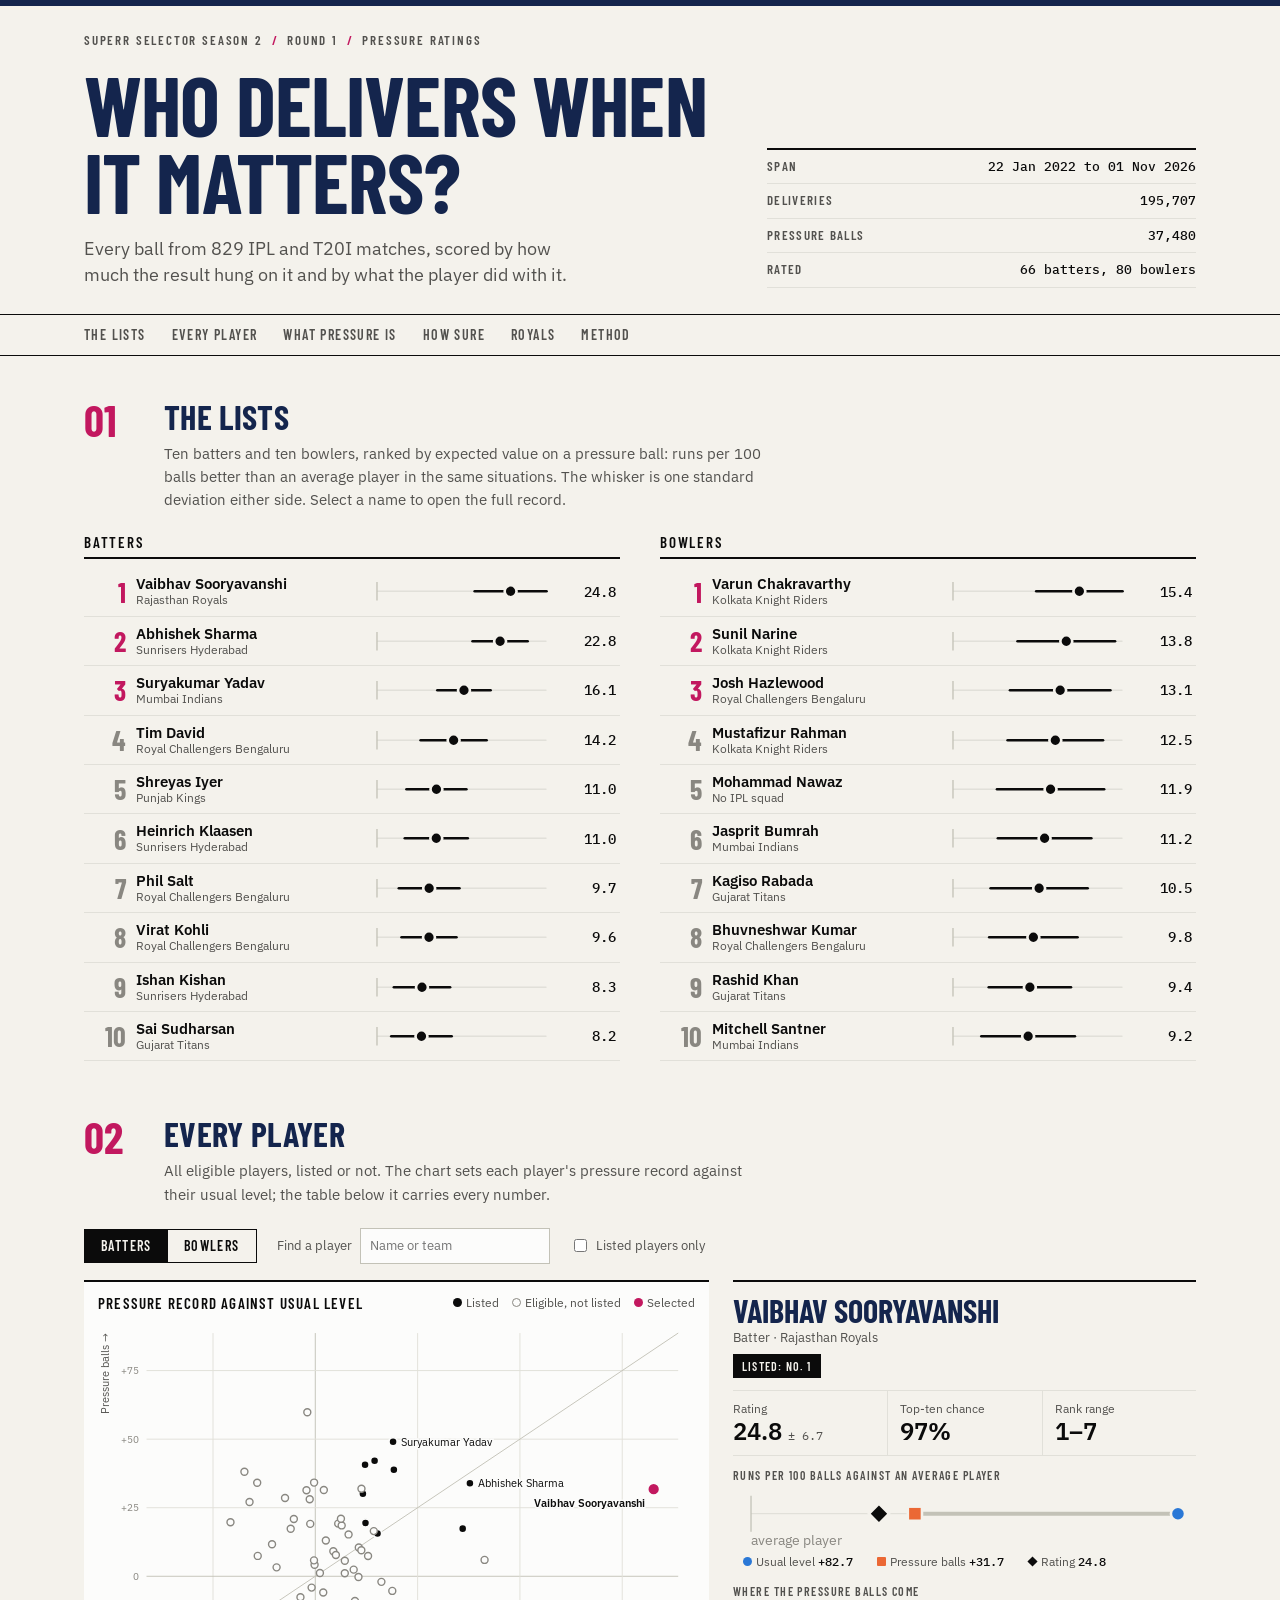
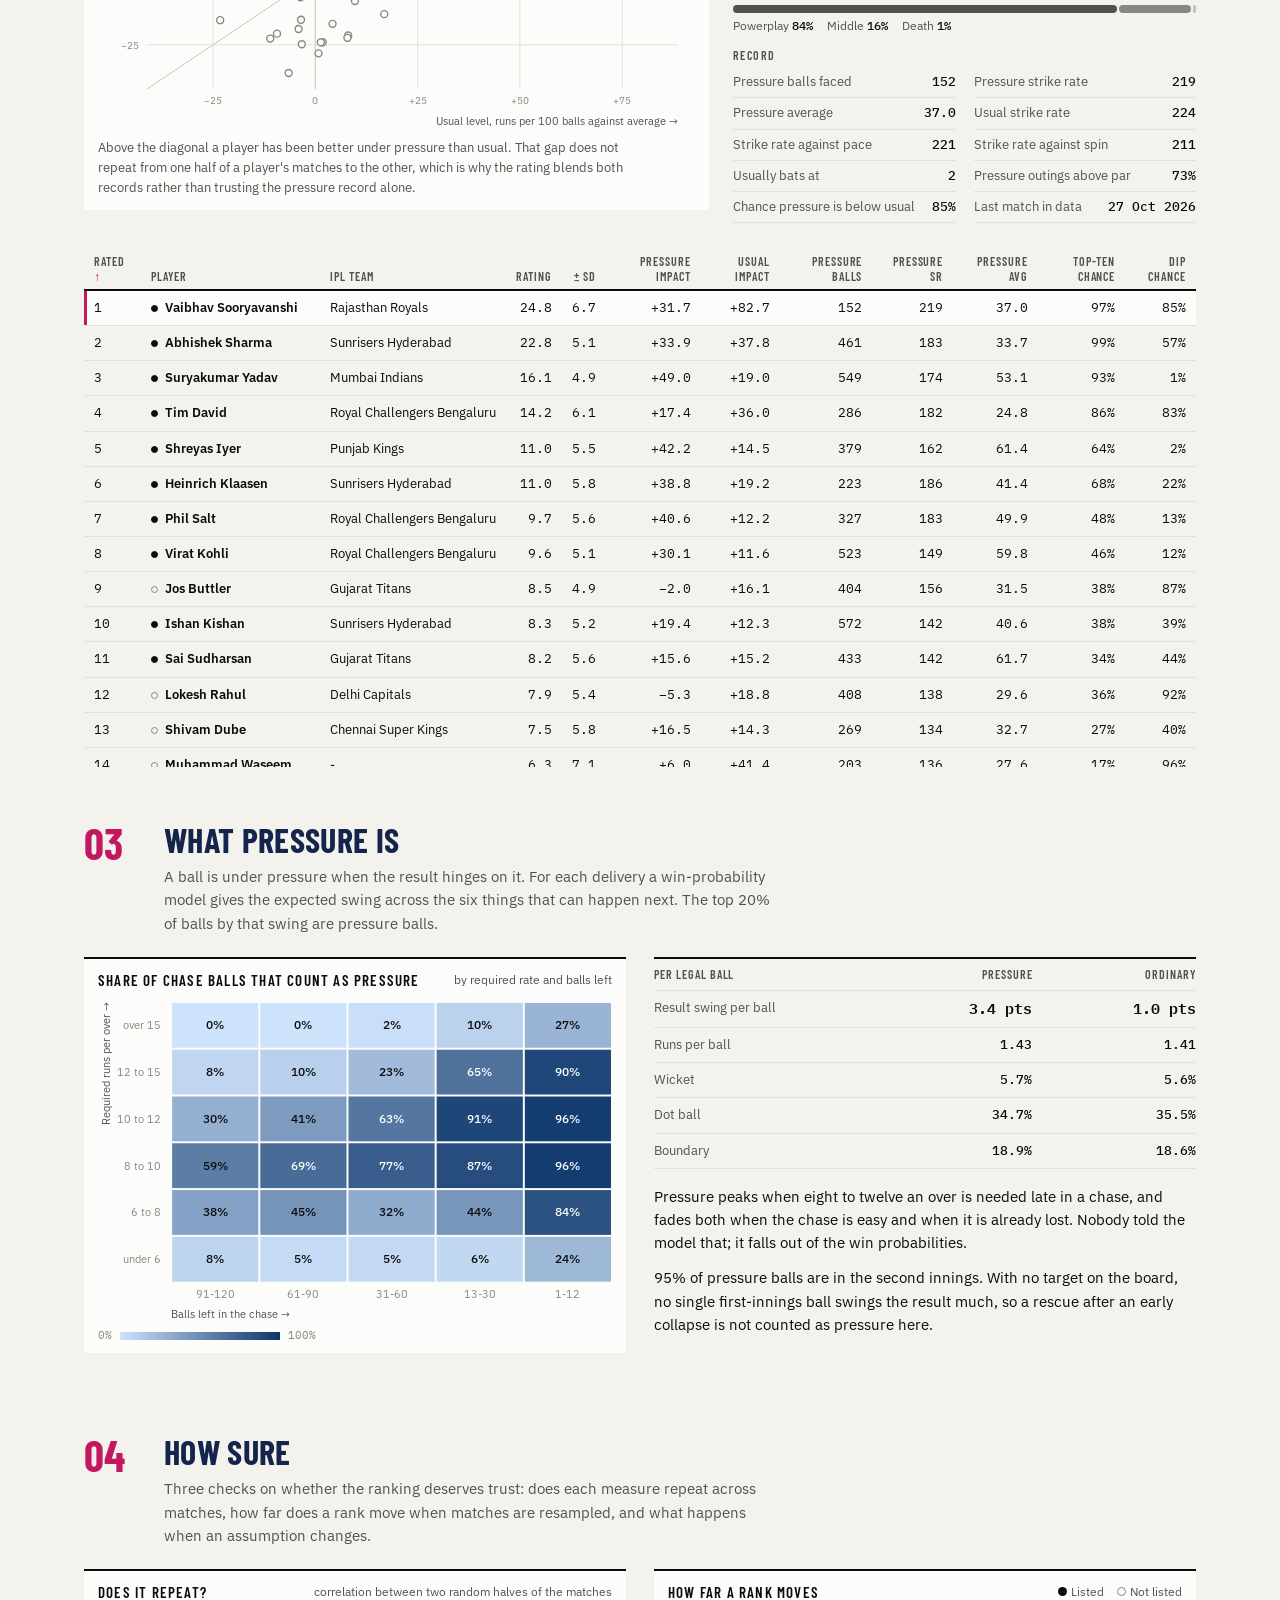
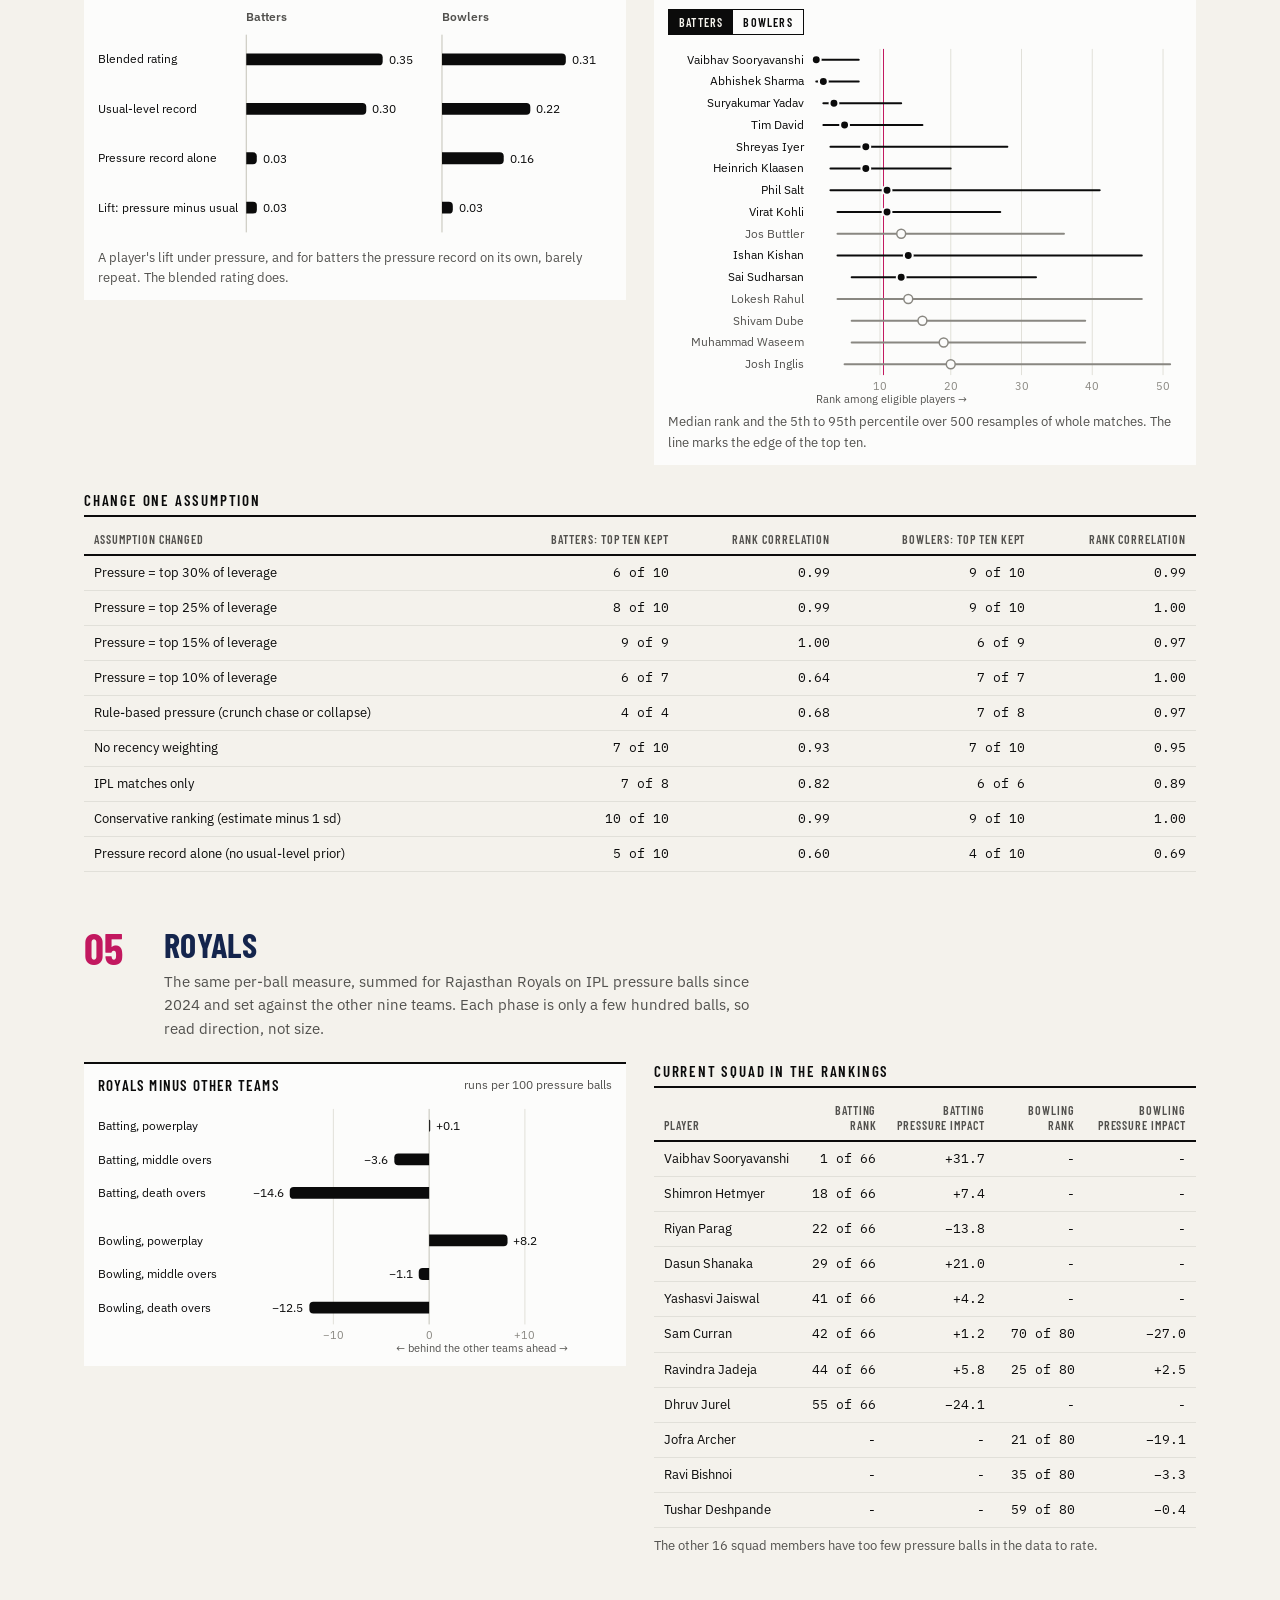
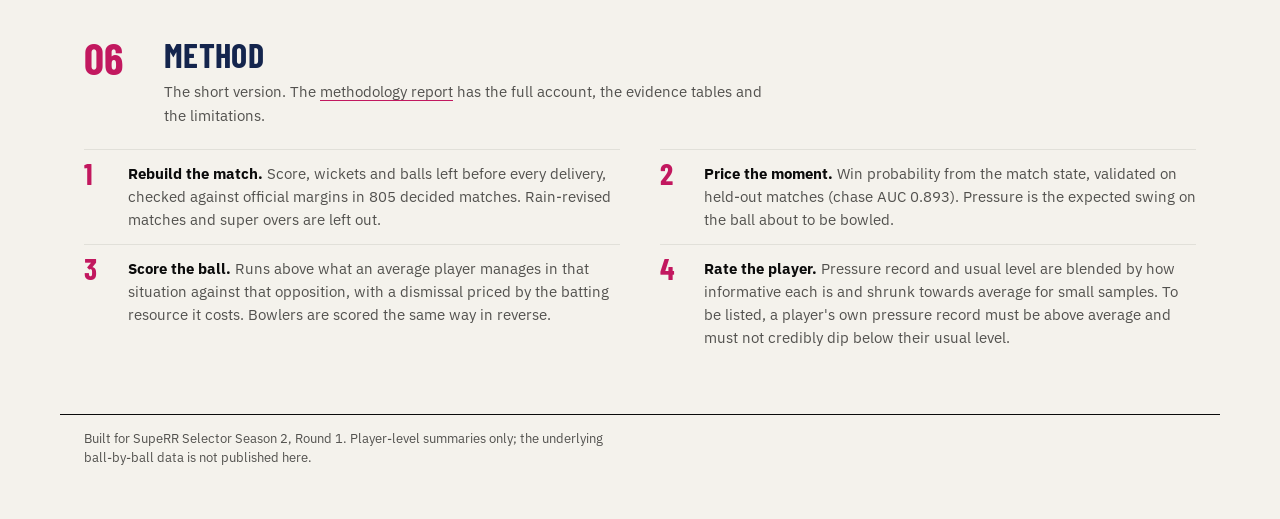
<file: index.html>
<!doctype html>
<html lang="en">
<head>
  <meta charset="utf-8">
  <meta name="viewport" content="width=device-width, initial-scale=1">
  <title>Pressure Ratings | SupeRR Selector Season 2</title>
  <meta name="description" content="Which T20 batters and bowlers deliver when the match is on the line: a leverage-based pressure rating built on IPL and T20I ball-by-ball data.">
  <link rel="preconnect" href="https://fonts.googleapis.com">
  <link rel="preconnect" href="https://fonts.gstatic.com" crossorigin>
  <link href="https://fonts.googleapis.com/css2?family=Barlow+Condensed:wght@500;600;700&family=IBM+Plex+Mono:wght@400;500&family=IBM+Plex+Sans:wght@400;500;600&display=swap" rel="stylesheet">
  <link rel="stylesheet" href="dashboardStyles.css">
</head>
<body>
  <header class="masthead">
    <div class="wrap">
      <p class="eyebrow">SupeRR Selector Season 2 <span aria-hidden="true">/</span> Round 1 <span aria-hidden="true">/</span> Pressure ratings</p>
      <div class="mastheadGrid">
        <div>
          <h1>Who delivers when it matters?</h1>
          <p class="deck">Every ball from <span data-fact="summary.usedMatches" data-format="integer"></span> IPL and T20I matches, scored by how much the result hung on it and by what the player did with it.</p>
        </div>
        <dl class="scoreline">
          <div><dt>Span</dt><dd><span data-fact="summary.firstDate"></span> to <span data-fact="summary.lastDate"></span></dd></div>
          <div><dt>Deliveries</dt><dd><span data-fact="summary.usedBalls" data-format="integer"></span></dd></div>
          <div><dt>Pressure balls</dt><dd><span data-fact="summary.pressureBalls" data-format="integer"></span></dd></div>
          <div><dt>Rated</dt><dd><span data-count="batter"></span> batters, <span data-count="bowler"></span> bowlers</dd></div>
        </dl>
      </div>
    </div>
  </header>

  <nav class="sectionNav" aria-label="Sections">
    <div class="wrap">
      <a href="#lists">The lists</a>
      <a href="#explorer">Every player</a>
      <a href="#pressure">What pressure is</a>
      <a href="#certainty">How sure</a>
      <a href="#royals">Royals</a>
      <a href="#method">Method</a>
    </div>
  </nav>

  <main class="wrap">
    <section id="lists">
      <header class="sectionHead">
        <span class="sectionNumber">01</span>
        <div>
          <h2>The lists</h2>
          <p>Ten batters and ten bowlers, ranked by expected value on a pressure ball: runs per 100 balls better than an average player in the same situations. The whisker is one standard deviation either side. Select a name to open the full record.</p>
        </div>
      </header>
      <div class="listPair">
        <div><h3>Batters</h3><ol class="rankedList" id="batterList"></ol></div>
        <div><h3>Bowlers</h3><ol class="rankedList" id="bowlerList"></ol></div>
      </div>
    </section>

    <section id="explorer">
      <header class="sectionHead">
        <span class="sectionNumber">02</span>
        <div>
          <h2>Every player</h2>
          <p>All eligible players, listed or not. The chart sets each player's pressure record against their usual level; the table below it carries every number.</p>
        </div>
      </header>
      <div class="controlRow">
        <div class="segmented" role="group" aria-label="Discipline">
          <button type="button" data-role="batter" aria-pressed="true">Batters</button>
          <button type="button" data-role="bowler" aria-pressed="false">Bowlers</button>
        </div>
        <label class="searchField">Find a player <input type="search" id="playerSearch" autocomplete="off" placeholder="Name or team"></label>
        <label class="checkField"><input type="checkbox" id="listedOnly"> Listed players only</label>
      </div>
      <div class="explorerGrid">
        <figure class="plot">
          <figcaption>
            <strong>Pressure record against usual level</strong>
            <span class="legend"><span class="key keyListed"></span>Listed <span class="key keyOther"></span>Eligible, not listed <span class="key keySelected"></span>Selected</span>
          </figcaption>
          <div id="scatterPlot"></div>
          <p class="plotNote">Above the diagonal a player has been better under pressure than usual. That gap does not repeat from one half of a player's matches to the other, which is why the rating blends both records rather than trusting the pressure record alone.</p>
        </figure>
        <aside class="playerCard" id="playerCard" aria-live="polite"></aside>
      </div>
      <div class="tableScroll tall"><table class="playerTable" id="playerTable"></table></div>
    </section>

    <section id="pressure">
      <header class="sectionHead">
        <span class="sectionNumber">03</span>
        <div>
          <h2>What pressure is</h2>
          <p>A ball is under pressure when the result hinges on it. For each delivery a win-probability model gives the expected swing across the six things that can happen next. The top <span data-fact="summary.pressureShare" data-format="percent"></span> of balls by that swing are pressure balls.</p>
        </div>
      </header>
      <div class="pressureGrid">
        <figure class="plot">
          <figcaption><strong>Share of chase balls that count as pressure</strong><span class="legend">by required rate and balls left</span></figcaption>
          <div id="heatmapPlot"></div>
          <div class="rampKey"><span>0%</span><span class="ramp"></span><span>100%</span></div>
        </figure>
        <div>
          <dl class="comparison" id="pressureComparison"></dl>
          <p>Pressure peaks when eight to twelve an over is needed late in a chase, and fades both when the chase is easy and when it is already lost. Nobody told the model that; it falls out of the win probabilities.</p>
          <p><span data-fact="summary.chaseShareOfPressure" data-format="percent"></span> of pressure balls are in the second innings. With no target on the board, no single first-innings ball swings the result much, so a rescue after an early collapse is not counted as pressure here.</p>
        </div>
      </div>
    </section>

    <section id="certainty">
      <header class="sectionHead">
        <span class="sectionNumber">04</span>
        <div>
          <h2>How sure</h2>
          <p>Three checks on whether the ranking deserves trust: does each measure repeat across matches, how far does a rank move when matches are resampled, and what happens when an assumption changes.</p>
        </div>
      </header>
      <div class="certaintyGrid">
        <figure class="plot">
          <figcaption><strong>Does it repeat?</strong><span class="legend">correlation between two random halves of the matches</span></figcaption>
          <div id="repeatPlot"></div>
          <p class="plotNote">A player's lift under pressure, and for batters the pressure record on its own, barely repeat. The blended rating does.</p>
        </figure>
        <figure class="plot">
          <figcaption>
            <strong>How far a rank moves</strong>
            <span class="legend"><span class="key keyListed"></span>Listed <span class="key keyOther"></span>Not listed</span>
          </figcaption>
          <div class="segmented small" role="group" aria-label="Discipline for rank intervals">
            <button type="button" data-interval-role="batter" aria-pressed="true">Batters</button>
            <button type="button" data-interval-role="bowler" aria-pressed="false">Bowlers</button>
          </div>
          <div id="intervalPlot"></div>
          <p class="plotNote">Median rank and the 5th to 95th percentile over <span data-fact="summary.bootstrapRounds" data-format="integer"></span> resamples of whole matches. The line marks the edge of the top ten.</p>
        </figure>
      </div>
      <h3>Change one assumption</h3>
      <div class="tableScroll"><table class="plainTable" id="sensitivityTable"></table></div>
    </section>

    <section id="royals">
      <header class="sectionHead">
        <span class="sectionNumber">05</span>
        <div>
          <h2>Royals</h2>
          <p>The same per-ball measure, summed for Rajasthan Royals on IPL pressure balls since <span data-fact="summary.royalsFromSeason"></span> and set against the other nine teams. Each phase is only a few hundred balls, so read direction, not size.</p>
        </div>
      </header>
      <div class="royalsGrid">
        <figure class="plot">
          <figcaption><strong>Royals minus other teams</strong><span class="legend">runs per 100 pressure balls</span></figcaption>
          <div id="royalsPlot"></div>
        </figure>
        <div>
          <h3>Current squad in the rankings</h3>
          <div class="tableScroll"><table class="plainTable" id="squadTable"></table></div>
          <p class="plotNote" id="squadNote"></p>
        </div>
      </div>
    </section>

    <section id="method">
      <header class="sectionHead">
        <span class="sectionNumber">06</span>
        <div>
          <h2>Method</h2>
          <p>The short version. The <a href="methodologyReport.pdf">methodology report</a> has the full account, the evidence tables and the limitations.</p>
        </div>
      </header>
      <ol class="methodSteps">
        <li><strong>Rebuild the match.</strong> Score, wickets and balls left before every delivery, checked against official margins in <span data-fact="summary.resultsChecked" data-format="integer"></span> decided matches. Rain-revised matches and super overs are left out.</li>
        <li><strong>Price the moment.</strong> Win probability from the match state, validated on held-out matches (chase AUC <span data-fact="summary.winMetrics.2.auc" data-format="decimal3"></span>). Pressure is the expected swing on the ball about to be bowled.</li>
        <li><strong>Score the ball.</strong> Runs above what an average player manages in that situation against that opposition, with a dismissal priced by the batting resource it costs. Bowlers are scored the same way in reverse.</li>
        <li><strong>Rate the player.</strong> Pressure record and usual level are blended by how informative each is and shrunk towards average for small samples. To be listed, a player's own pressure record must be above average and must not credibly dip below their usual level.</li>
      </ol>
    </section>
  </main>

  <footer class="wrap pageFoot">
    <p>Built for SupeRR Selector Season 2, Round 1. Player-level summaries only; the underlying ball-by-ball data is not published here.</p>
  </footer>

  <div class="tooltip" id="tooltip" role="status" hidden></div>
  <script type="module" src="dashboardMain.js"></script>
</body>
</html>
</file>
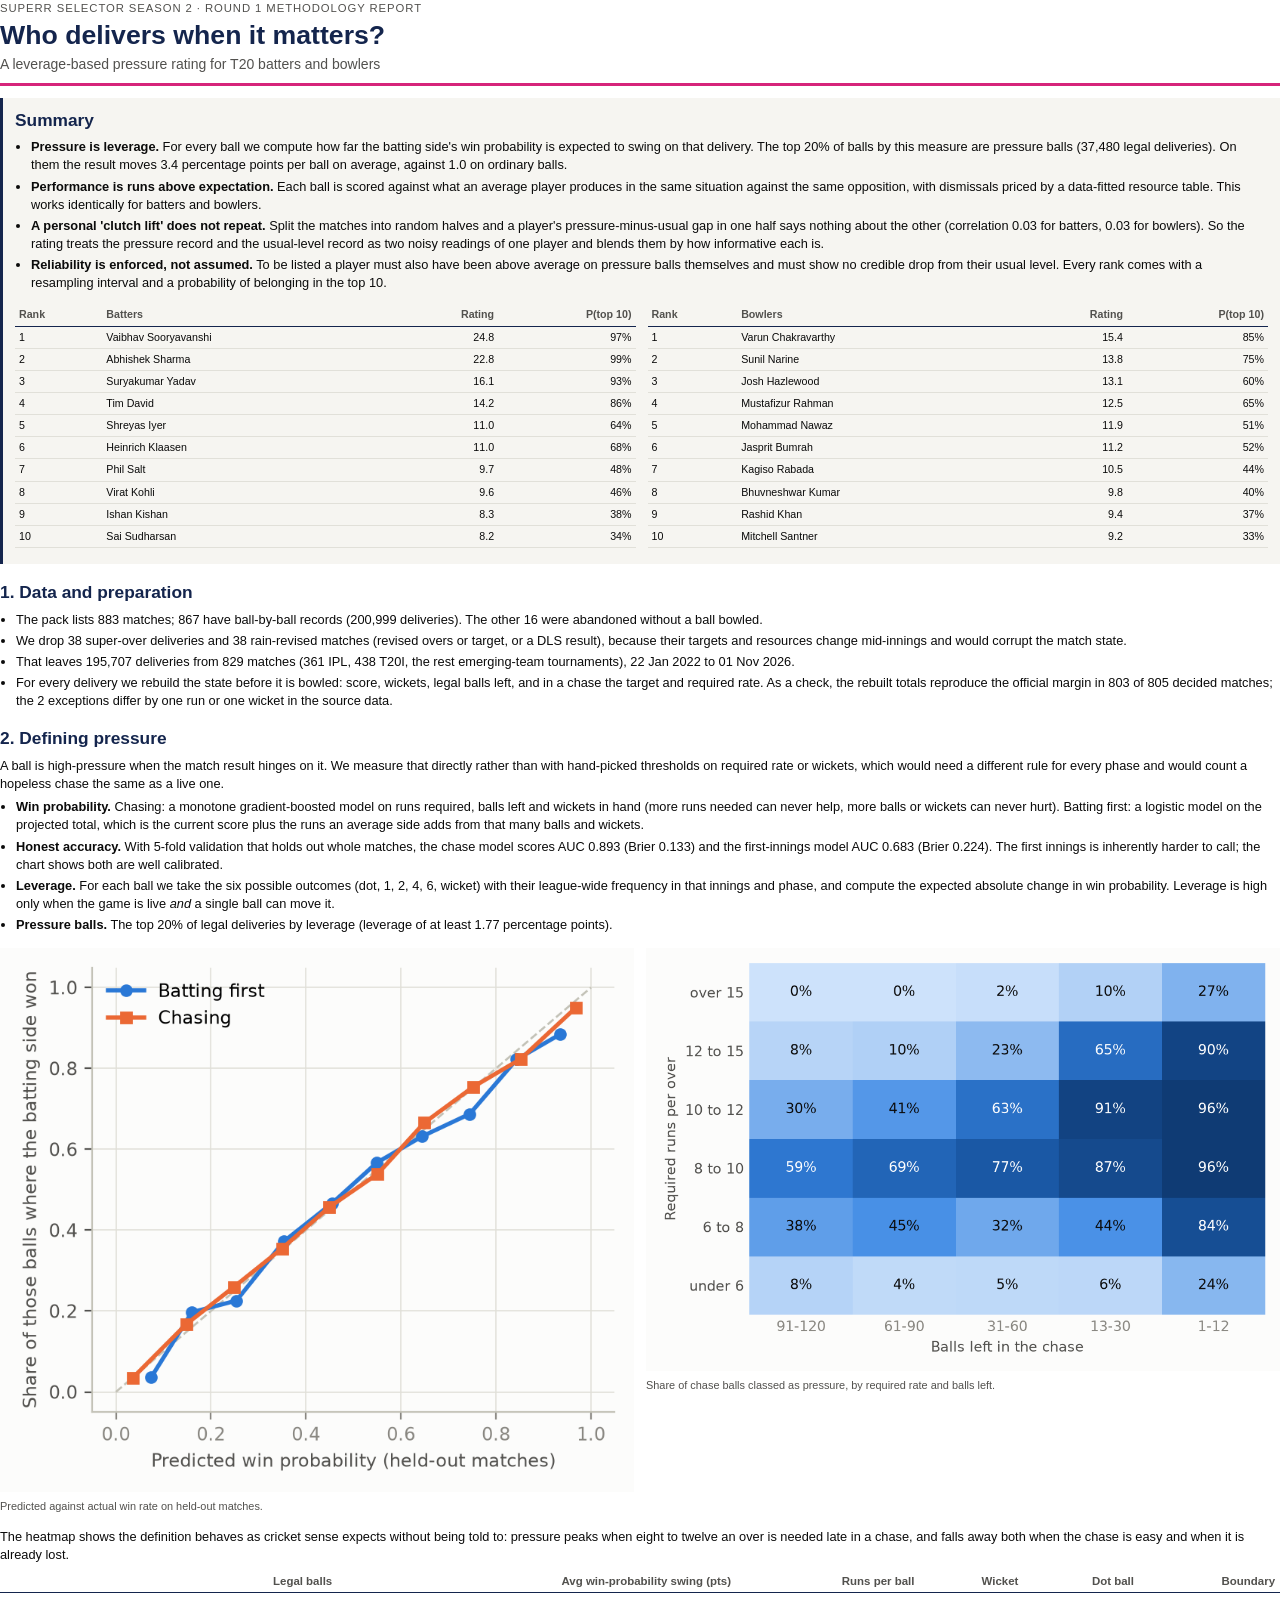
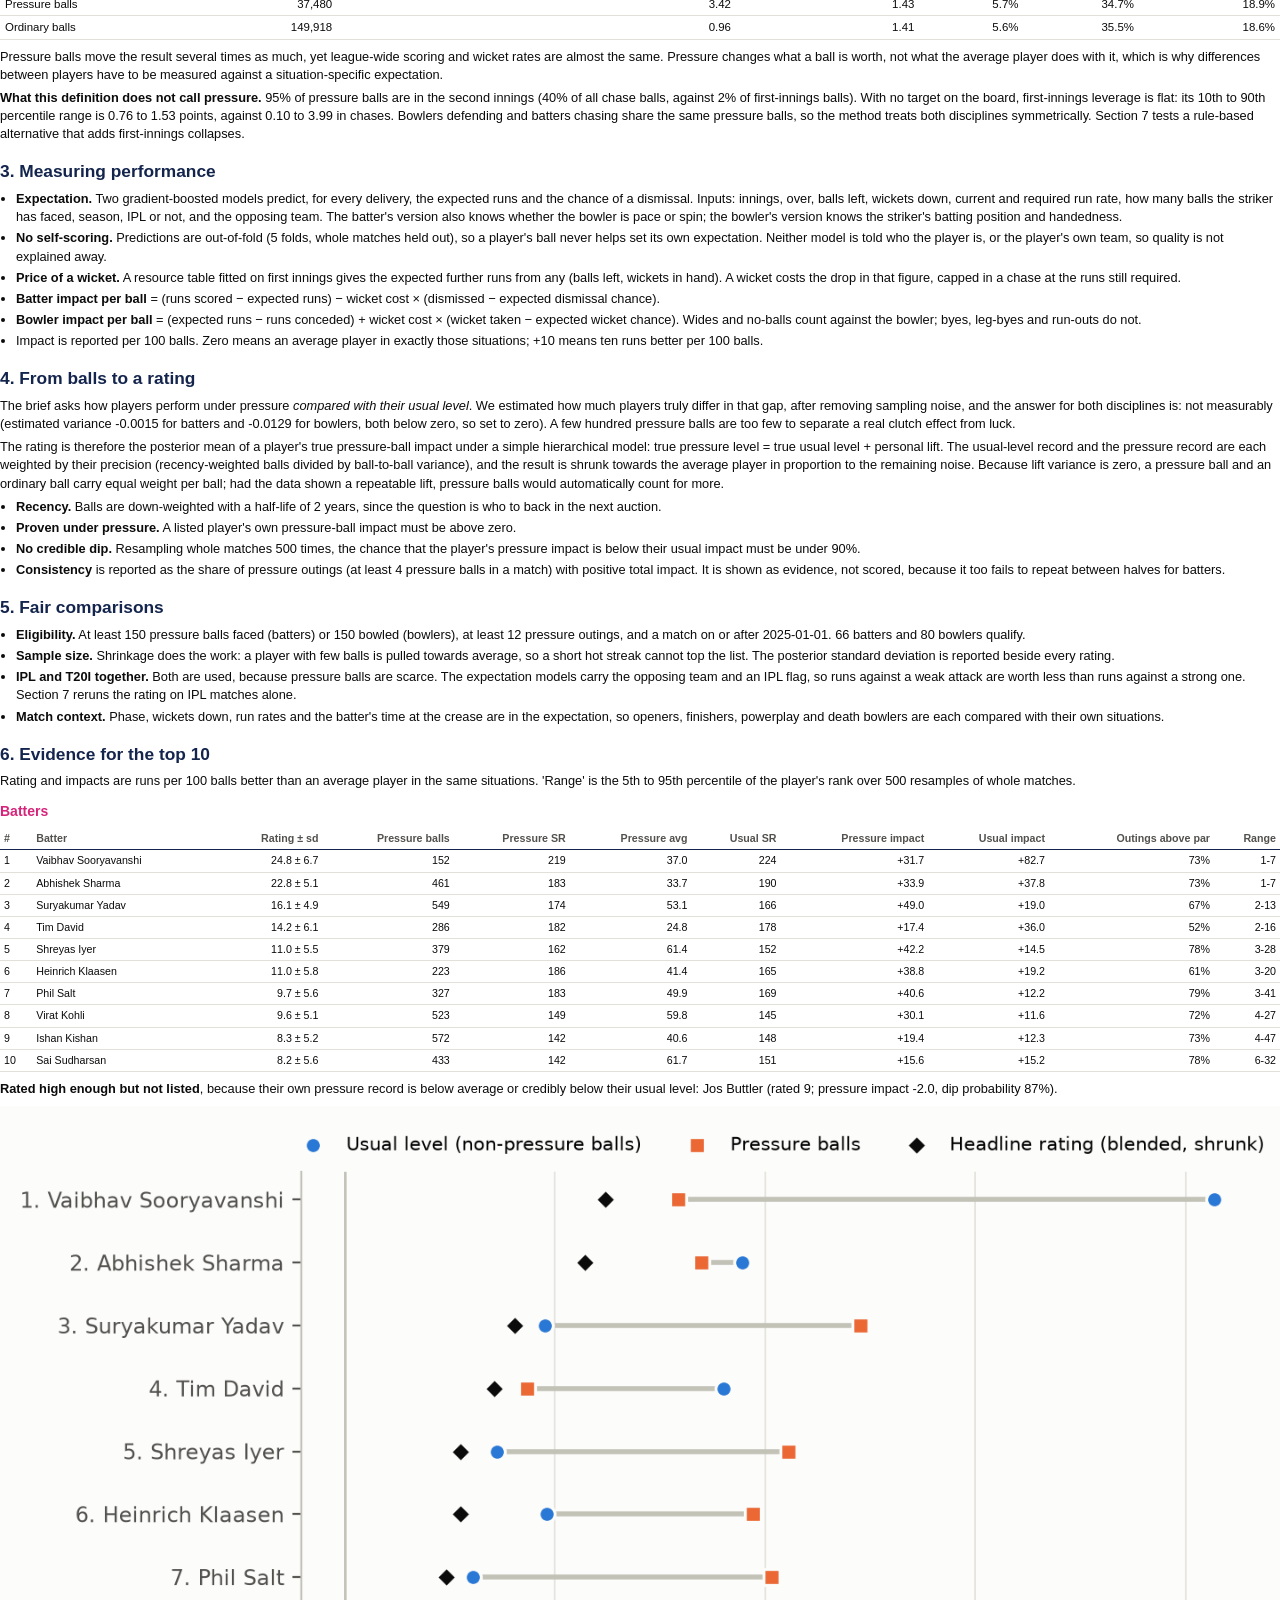
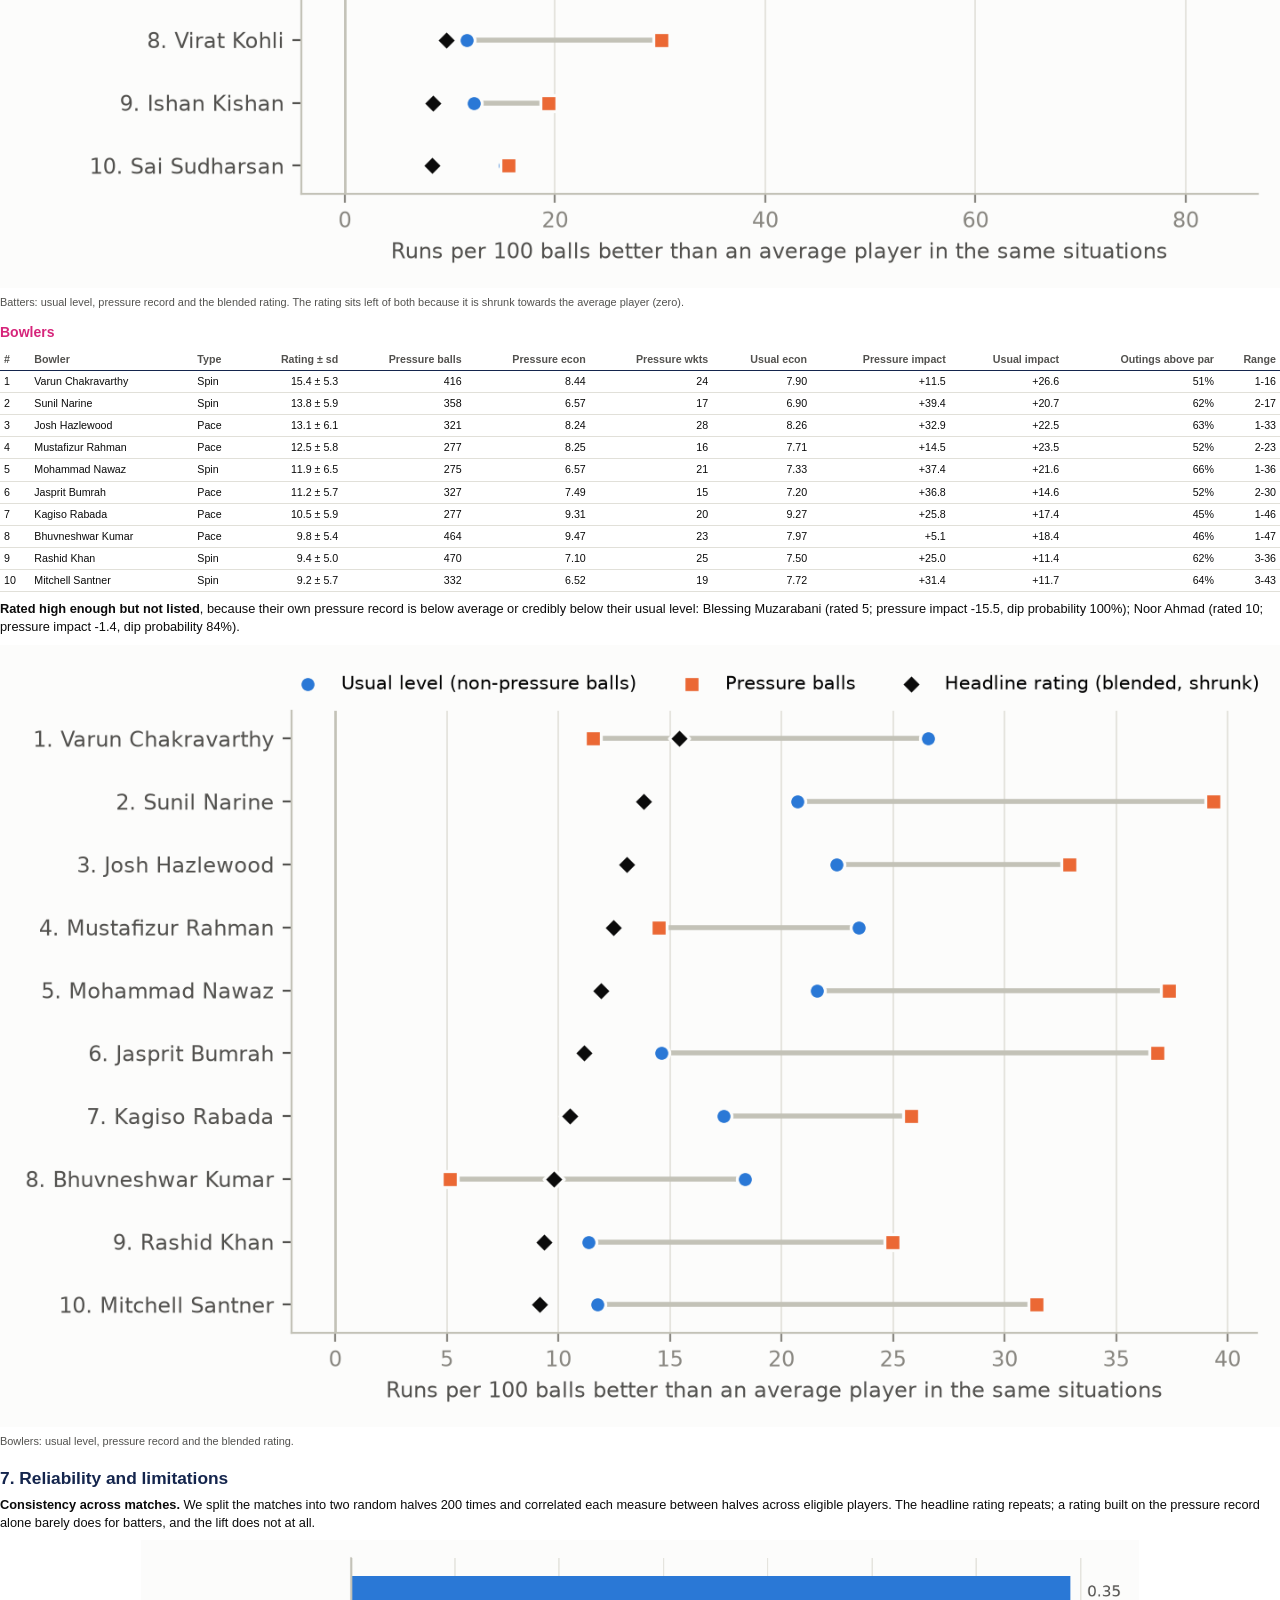
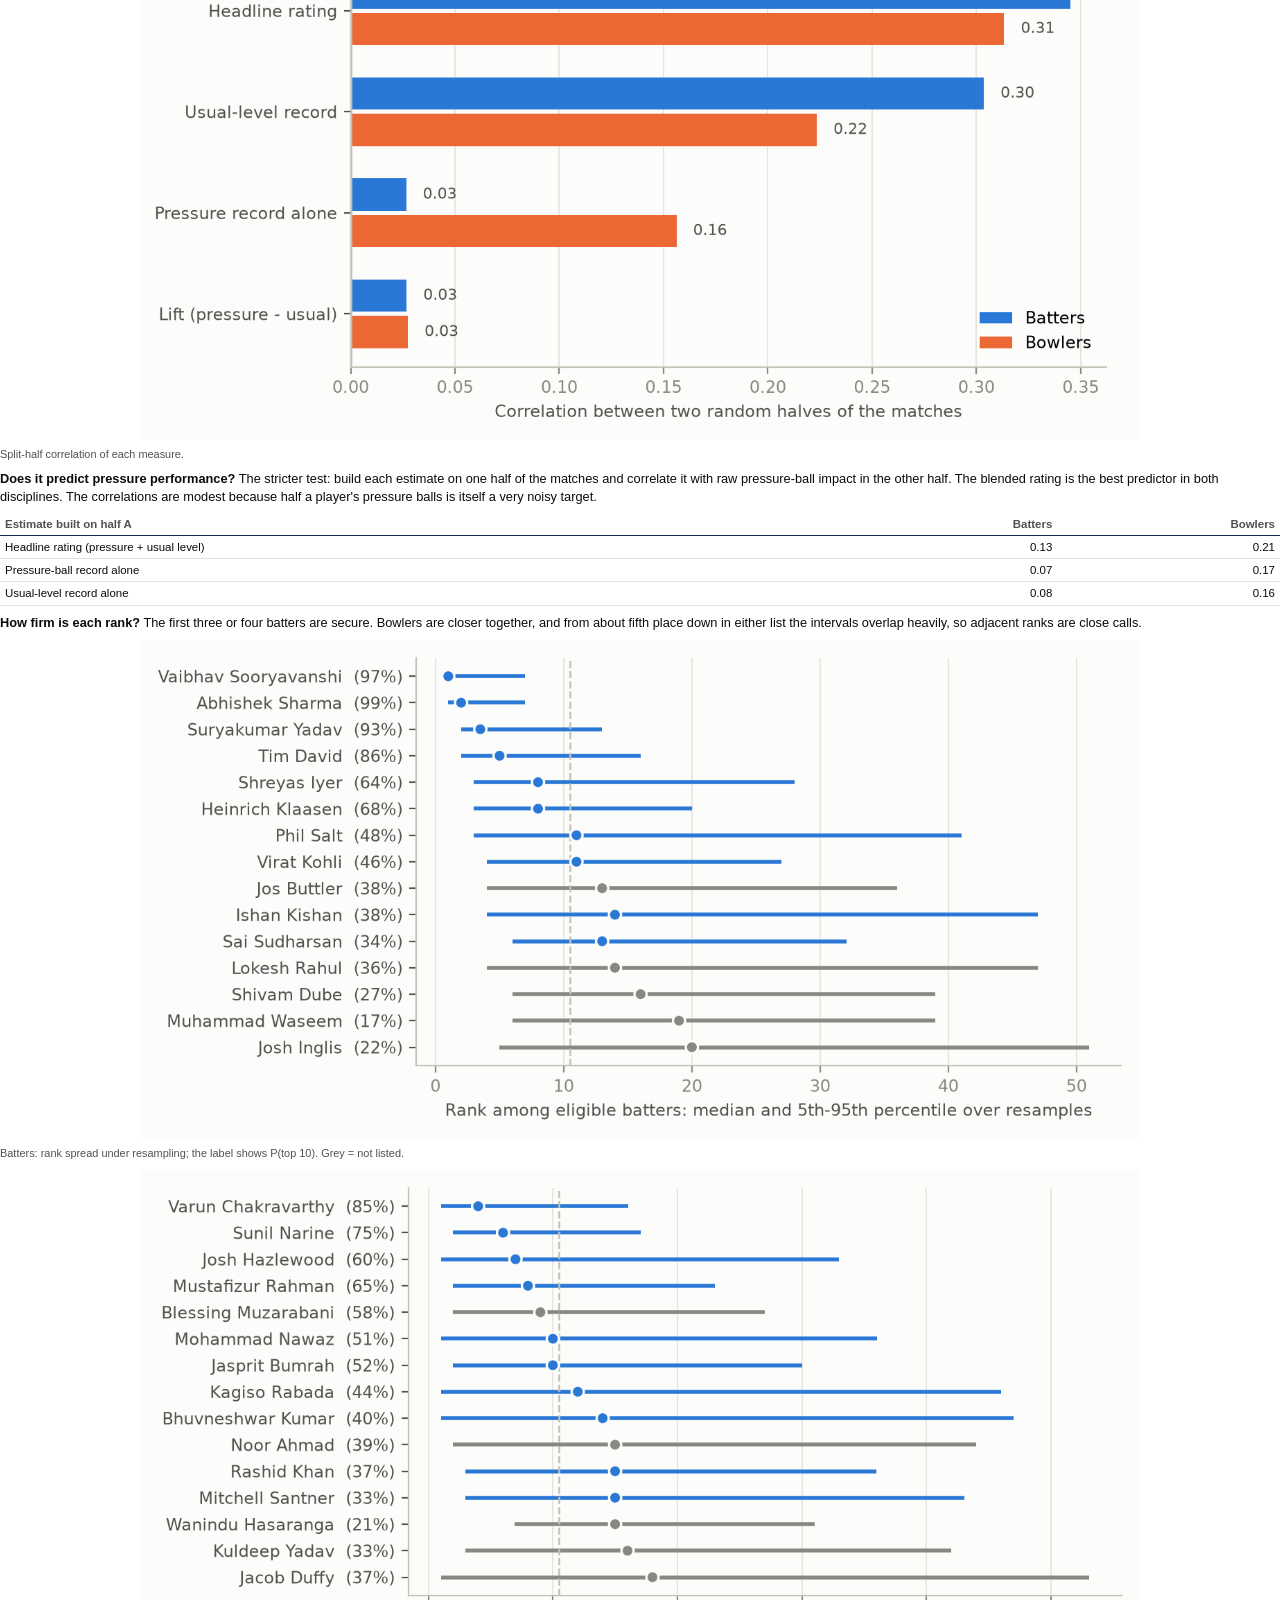
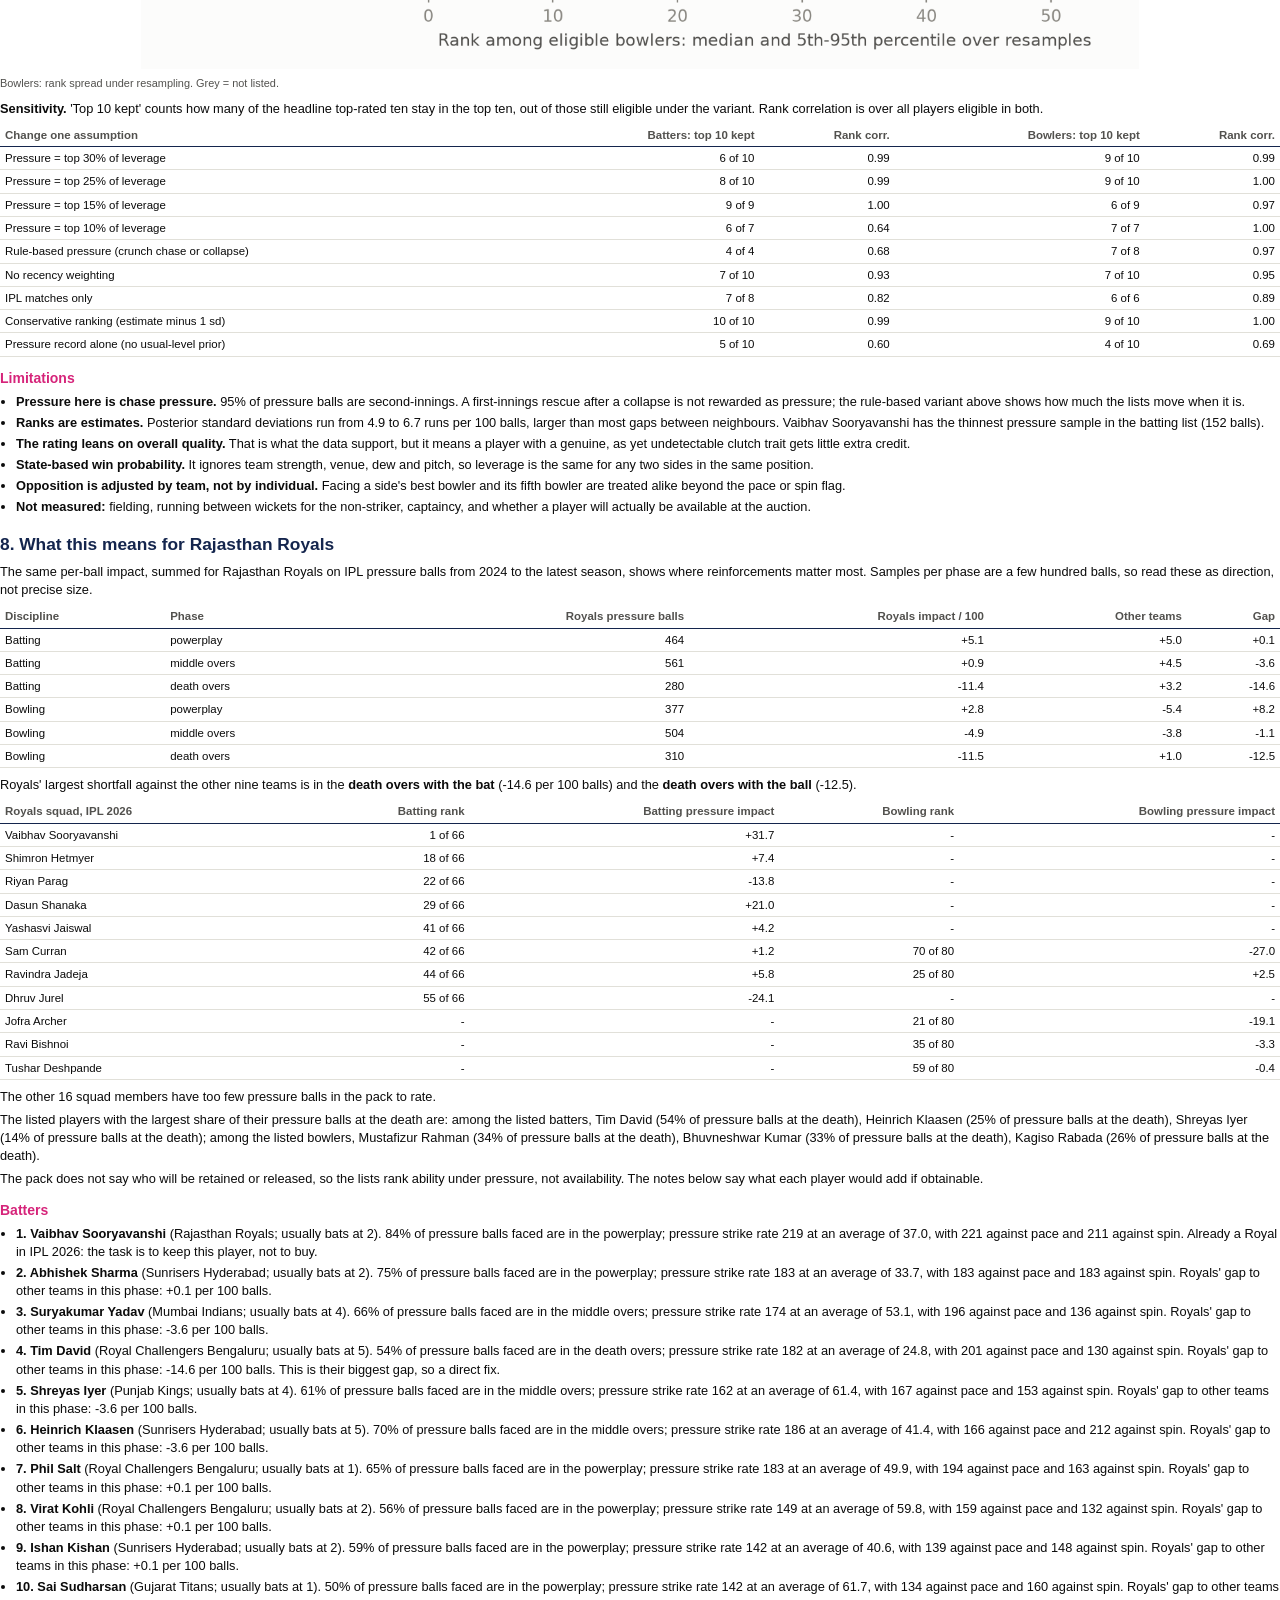
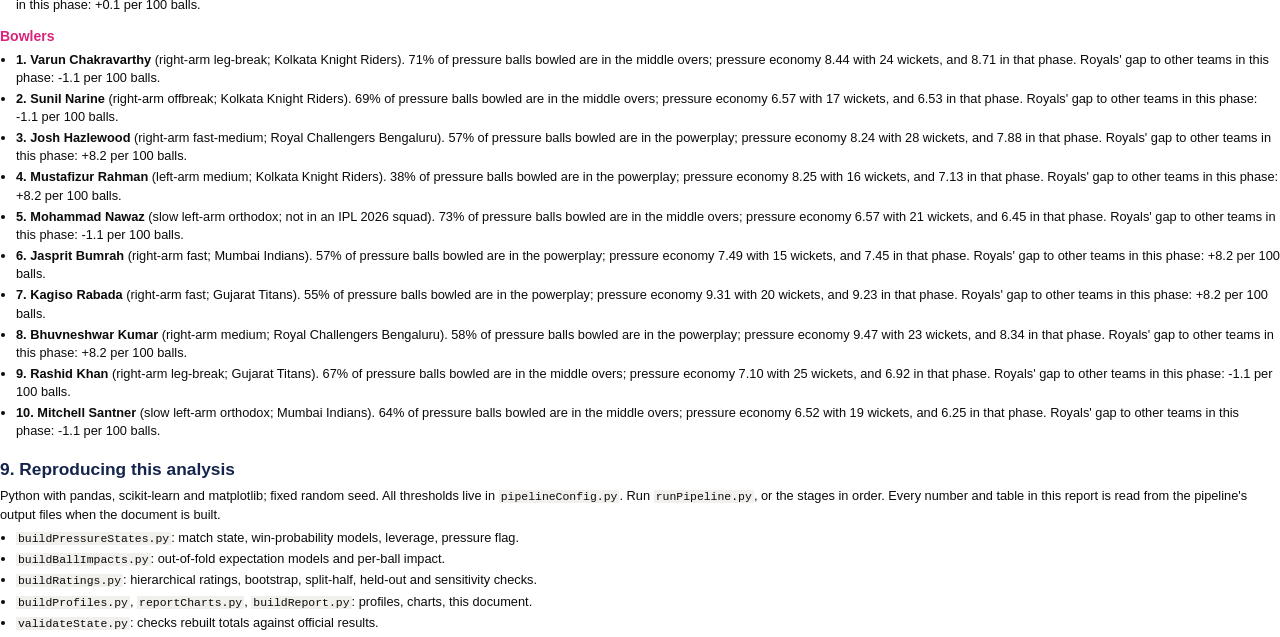
<file: analysis/output/pressureReport.html>
<!doctype html><html lang="en"><head><meta charset="utf-8"><title>Who delivers when it matters?</title><style>@page { size: A4; margin: 15mm 14mm 16mm 14mm; }
* { box-sizing: border-box; }
body { font-family: "Segoe UI", Arial, sans-serif; font-size: 9.6pt; line-height: 1.42; color: #0b0b0b; margin: 0; }
header.cover { border-bottom: 3px solid #d6247a; padding-bottom: 8px; margin-bottom: 12px; }
header.cover .eyebrow { font-size: 8.5pt; letter-spacing: 0.08em; text-transform: uppercase; color: #52514e; }
h1 { font-size: 20pt; line-height: 1.15; margin: 4px 0 4px 0; color: #14254d; }
header.cover .subtitle { font-size: 10.5pt; color: #52514e; }
h2 { font-size: 13pt; color: #14254d; margin: 16px 0 6px 0; break-after: avoid; }
h3 { font-size: 10.5pt; color: #d6247a; margin: 12px 0 4px 0; break-after: avoid; }
p { margin: 5px 0; }
ul { margin: 4px 0 6px 0; padding-left: 16px; }
li { margin-bottom: 3px; }
code { font-family: Consolas, monospace; font-size: 8.6pt; background: #f1f0ec; padding: 0 2px; }
section.summary { background: #f6f5f1; border-left: 3px solid #14254d; padding: 4px 12px 8px 12px; }
section.summary h2 { margin-top: 6px; }
table { border-collapse: collapse; width: 100%; margin: 6px 0 8px 0; font-size: 8.6pt; break-inside: avoid; }
table.compact { font-size: 8pt; }
table.compact td, table.compact th { white-space: nowrap; padding: 3px 4px; }
th { border-bottom: 1.2px solid #14254d; padding: 3px 5px; color: #52514e; font-weight: 600; vertical-align: bottom; }
td { border-bottom: 0.6px solid #e1e0d9; padding: 3px 5px; font-variant-numeric: tabular-nums; }
.left { text-align: left; }
.right { text-align: right; }
figure { margin: 8px 0; break-inside: avoid; text-align: center; }
figure img { max-width: 100%; }
figure.narrow img { max-width: 78%; }
figcaption { font-size: 8.2pt; color: #52514e; text-align: left; margin-top: 2px; }
.twoColumns { display: flex; gap: 12px; align-items: flex-start; }
.twoColumns > * { flex: 1 1 0; min-width: 0; }
</style></head><body><header class="cover"><div class="eyebrow">SupeRR Selector Season 2 &middot; Round 1 methodology report</div><h1>Who delivers when it matters?</h1><div class="subtitle">A leverage-based pressure rating for T20 batters and bowlers</div></header><section class="summary"><h2>Summary</h2><ul><li><b>Pressure is leverage.</b> For every ball we compute how far the batting side's win probability is expected to swing on that delivery. The top 20% of balls by this measure are pressure balls (37,480 legal deliveries). On them the result moves 3.4 percentage points per ball on average, against 1.0 on ordinary balls.</li><li><b>Performance is runs above expectation.</b> Each ball is scored against what an average player produces in the same situation against the same opposition, with dismissals priced by a data-fitted resource table. This works identically for batters and bowlers.</li><li><b>A personal 'clutch lift' does not repeat.</b> Split the matches into random halves and a player's pressure-minus-usual gap in one half says nothing about the other (correlation 0.03 for batters, 0.03 for bowlers). So the rating treats the pressure record and the usual-level record as two noisy readings of one player and blends them by how informative each is.</li><li><b>Reliability is enforced, not assumed.</b> To be listed a player must also have been above average on pressure balls themselves and must show no credible drop from their usual level. Every rank comes with a resampling interval and a probability of belonging in the top 10.</li></ul><div class="twoColumns"><div><table class="compact"><thead><tr><th class="left">Rank</th><th class="left">Batters</th><th class="right">Rating</th><th class="right">P(top 10)</th></tr></thead><tbody><tr><td class="left">1</td><td class="left">Vaibhav Sooryavanshi</td><td class="right">24.8</td><td class="right">97%</td></tr><tr><td class="left">2</td><td class="left">Abhishek Sharma</td><td class="right">22.8</td><td class="right">99%</td></tr><tr><td class="left">3</td><td class="left">Suryakumar Yadav</td><td class="right">16.1</td><td class="right">93%</td></tr><tr><td class="left">4</td><td class="left">Tim David</td><td class="right">14.2</td><td class="right">86%</td></tr><tr><td class="left">5</td><td class="left">Shreyas Iyer</td><td class="right">11.0</td><td class="right">64%</td></tr><tr><td class="left">6</td><td class="left">Heinrich Klaasen</td><td class="right">11.0</td><td class="right">68%</td></tr><tr><td class="left">7</td><td class="left">Phil Salt</td><td class="right">9.7</td><td class="right">48%</td></tr><tr><td class="left">8</td><td class="left">Virat Kohli</td><td class="right">9.6</td><td class="right">46%</td></tr><tr><td class="left">9</td><td class="left">Ishan Kishan</td><td class="right">8.3</td><td class="right">38%</td></tr><tr><td class="left">10</td><td class="left">Sai Sudharsan</td><td class="right">8.2</td><td class="right">34%</td></tr></tbody></table></div><div><table class="compact"><thead><tr><th class="left">Rank</th><th class="left">Bowlers</th><th class="right">Rating</th><th class="right">P(top 10)</th></tr></thead><tbody><tr><td class="left">1</td><td class="left">Varun Chakravarthy</td><td class="right">15.4</td><td class="right">85%</td></tr><tr><td class="left">2</td><td class="left">Sunil Narine</td><td class="right">13.8</td><td class="right">75%</td></tr><tr><td class="left">3</td><td class="left">Josh Hazlewood</td><td class="right">13.1</td><td class="right">60%</td></tr><tr><td class="left">4</td><td class="left">Mustafizur Rahman</td><td class="right">12.5</td><td class="right">65%</td></tr><tr><td class="left">5</td><td class="left">Mohammad Nawaz</td><td class="right">11.9</td><td class="right">51%</td></tr><tr><td class="left">6</td><td class="left">Jasprit Bumrah</td><td class="right">11.2</td><td class="right">52%</td></tr><tr><td class="left">7</td><td class="left">Kagiso Rabada</td><td class="right">10.5</td><td class="right">44%</td></tr><tr><td class="left">8</td><td class="left">Bhuvneshwar Kumar</td><td class="right">9.8</td><td class="right">40%</td></tr><tr><td class="left">9</td><td class="left">Rashid Khan</td><td class="right">9.4</td><td class="right">37%</td></tr><tr><td class="left">10</td><td class="left">Mitchell Santner</td><td class="right">9.2</td><td class="right">33%</td></tr></tbody></table></div></div></section><section><h2>1. Data and preparation</h2><ul><li>The pack lists 883 matches; 867 have ball-by-ball records (200,999 deliveries). The other 16 were abandoned without a ball bowled.</li><li>We drop 38 super-over deliveries and 38 rain-revised matches (revised overs or target, or a DLS result), because their targets and resources change mid-innings and would corrupt the match state.</li><li>That leaves 195,707 deliveries from 829 matches (361 IPL, 438 T20I, the rest emerging-team tournaments), 22 Jan 2022 to 01 Nov 2026.</li><li>For every delivery we rebuild the state before it is bowled: score, wickets, legal balls left, and in a chase the target and required rate. As a check, the rebuilt totals reproduce the official margin in 803 of 805 decided matches; the 2 exceptions differ by one run or one wicket in the source data.</li></ul></section><section><h2>2. Defining pressure</h2><p>A ball is high-pressure when the match result hinges on it. We measure that directly rather than with hand-picked thresholds on required rate or wickets, which would need a different rule for every phase and would count a hopeless chase the same as a live one.</p><ul><li><b>Win probability.</b> Chasing: a monotone gradient-boosted model on runs required, balls left and wickets in hand (more runs needed can never help, more balls or wickets can never hurt). Batting first: a logistic model on the projected total, which is the current score plus the runs an average side adds from that many balls and wickets.</li><li><b>Honest accuracy.</b> With 5-fold validation that holds out whole matches, the chase model scores AUC 0.893 (Brier 0.133) and the first-innings model AUC 0.683 (Brier 0.224). The first innings is inherently harder to call; the chart shows both are well calibrated.</li><li><b>Leverage.</b> For each ball we take the six possible outcomes (dot, 1, 2, 4, 6, wicket) with their league-wide frequency in that innings and phase, and compute the expected absolute change in win probability. Leverage is high only when the game is live <i>and</i> a single ball can move it.</li><li><b>Pressure balls.</b> The top 20% of legal deliveries by leverage (leverage of at least 1.77 percentage points).</li></ul><div class="twoColumns"><figure class=""><img src="charts/winCalibration.png" alt="Predicted against actual win rate on held-out matches."><figcaption>Predicted against actual win rate on held-out matches.</figcaption></figure><figure class=""><img src="charts/pressureHeatmap.png" alt="Share of chase balls classed as pressure, by required rate and balls left."><figcaption>Share of chase balls classed as pressure, by required rate and balls left.</figcaption></figure></div><p>The heatmap shows the definition behaves as cricket sense expects without being told to: pressure peaks when eight to twelve an over is needed late in a chase, and falls away both when the chase is easy and when it is already lost.</p><table class=""><thead><tr><th class="left"></th><th class="right">Legal balls</th><th class="right">Avg win-probability swing (pts)</th><th class="right">Runs per ball</th><th class="right">Wicket</th><th class="right">Dot ball</th><th class="right">Boundary</th></tr></thead><tbody><tr><td class="left">Pressure balls</td><td class="right">37,480</td><td class="right">3.42</td><td class="right">1.43</td><td class="right">5.7%</td><td class="right">34.7%</td><td class="right">18.9%</td></tr><tr><td class="left">Ordinary balls</td><td class="right">149,918</td><td class="right">0.96</td><td class="right">1.41</td><td class="right">5.6%</td><td class="right">35.5%</td><td class="right">18.6%</td></tr></tbody></table><p>Pressure balls move the result several times as much, yet league-wide scoring and wicket rates are almost the same. Pressure changes what a ball is worth, not what the average player does with it, which is why differences between players have to be measured against a situation-specific expectation.</p><p><b>What this definition does not call pressure.</b> 95% of pressure balls are in the second innings (40% of all chase balls, against 2% of first-innings balls). With no target on the board, first-innings leverage is flat: its 10th to 90th percentile range is 0.76 to 1.53 points, against 0.10 to 3.99 in chases. Bowlers defending and batters chasing share the same pressure balls, so the method treats both disciplines symmetrically. Section 7 tests a rule-based alternative that adds first-innings collapses.</p></section><section><h2>3. Measuring performance</h2><ul><li><b>Expectation.</b> Two gradient-boosted models predict, for every delivery, the expected runs and the chance of a dismissal. Inputs: innings, over, balls left, wickets down, current and required run rate, how many balls the striker has faced, season, IPL or not, and the opposing team. The batter's version also knows whether the bowler is pace or spin; the bowler's version knows the striker's batting position and handedness.</li><li><b>No self-scoring.</b> Predictions are out-of-fold (5 folds, whole matches held out), so a player's ball never helps set its own expectation. Neither model is told who the player is, or the player's own team, so quality is not explained away.</li><li><b>Price of a wicket.</b> A resource table fitted on first innings gives the expected further runs from any (balls left, wickets in hand). A wicket costs the drop in that figure, capped in a chase at the runs still required.</li><li><b>Batter impact per ball</b> = (runs scored &minus; expected runs) &minus; wicket cost &times; (dismissed &minus; expected dismissal chance).</li><li><b>Bowler impact per ball</b> = (expected runs &minus; runs conceded) + wicket cost &times; (wicket taken &minus; expected wicket chance). Wides and no-balls count against the bowler; byes, leg-byes and run-outs do not.</li><li>Impact is reported per 100 balls. Zero means an average player in exactly those situations; +10 means ten runs better per 100 balls.</li></ul></section><section><h2>4. From balls to a rating</h2><p>The brief asks how players perform under pressure <i>compared with their usual level</i>. We estimated how much players truly differ in that gap, after removing sampling noise, and the answer for both disciplines is: not measurably (estimated variance -0.0015 for batters and -0.0129 for bowlers, both below zero, so set to zero). A few hundred pressure balls are too few to separate a real clutch effect from luck.</p><p>The rating is therefore the posterior mean of a player's true pressure-ball impact under a simple hierarchical model: true pressure level = true usual level + personal lift. The usual-level record and the pressure record are each weighted by their precision (recency-weighted balls divided by ball-to-ball variance), and the result is shrunk towards the average player in proportion to the remaining noise. Because lift variance is zero, a pressure ball and an ordinary ball carry equal weight per ball; had the data shown a repeatable lift, pressure balls would automatically count for more.</p><ul><li><b>Recency.</b> Balls are down-weighted with a half-life of 2 years, since the question is who to back in the next auction.</li><li><b>Proven under pressure.</b> A listed player's own pressure-ball impact must be above zero.</li><li><b>No credible dip.</b> Resampling whole matches 500 times, the chance that the player's pressure impact is below their usual impact must be under 90%.</li><li><b>Consistency</b> is reported as the share of pressure outings (at least 4 pressure balls in a match) with positive total impact. It is shown as evidence, not scored, because it too fails to repeat between halves for batters.</li></ul></section><section><h2>5. Fair comparisons</h2><ul><li><b>Eligibility.</b> At least 150 pressure balls faced (batters) or 150 bowled (bowlers), at least 12 pressure outings, and a match on or after 2025-01-01. 66 batters and 80 bowlers qualify.</li><li><b>Sample size.</b> Shrinkage does the work: a player with few balls is pulled towards average, so a short hot streak cannot top the list. The posterior standard deviation is reported beside every rating.</li><li><b>IPL and T20I together.</b> Both are used, because pressure balls are scarce. The expectation models carry the opposing team and an IPL flag, so runs against a weak attack are worth less than runs against a strong one. Section 7 reruns the rating on IPL matches alone.</li><li><b>Match context.</b> Phase, wickets down, run rates and the batter's time at the crease are in the expectation, so openers, finishers, powerplay and death bowlers are each compared with their own situations.</li></ul></section><section><h2>6. Evidence for the top 10</h2><p>Rating and impacts are runs per 100 balls better than an average player in the same situations. 'Range' is the 5th to 95th percentile of the player's rank over 500 resamples of whole matches.</p><h3>Batters</h3><table class="compact"><thead><tr><th class="left">#</th><th class="left">Batter</th><th class="right">Rating &plusmn; sd</th><th class="right">Pressure balls</th><th class="right">Pressure SR</th><th class="right">Pressure avg</th><th class="right">Usual SR</th><th class="right">Pressure impact</th><th class="right">Usual impact</th><th class="right">Outings above par</th><th class="right">Range</th></tr></thead><tbody><tr><td class="left">1</td><td class="left">Vaibhav Sooryavanshi</td><td class="right">24.8 &plusmn; 6.7</td><td class="right">152</td><td class="right">219</td><td class="right">37.0</td><td class="right">224</td><td class="right">+31.7</td><td class="right">+82.7</td><td class="right">73%</td><td class="right">1-7</td></tr><tr><td class="left">2</td><td class="left">Abhishek Sharma</td><td class="right">22.8 &plusmn; 5.1</td><td class="right">461</td><td class="right">183</td><td class="right">33.7</td><td class="right">190</td><td class="right">+33.9</td><td class="right">+37.8</td><td class="right">73%</td><td class="right">1-7</td></tr><tr><td class="left">3</td><td class="left">Suryakumar Yadav</td><td class="right">16.1 &plusmn; 4.9</td><td class="right">549</td><td class="right">174</td><td class="right">53.1</td><td class="right">166</td><td class="right">+49.0</td><td class="right">+19.0</td><td class="right">67%</td><td class="right">2-13</td></tr><tr><td class="left">4</td><td class="left">Tim David</td><td class="right">14.2 &plusmn; 6.1</td><td class="right">286</td><td class="right">182</td><td class="right">24.8</td><td class="right">178</td><td class="right">+17.4</td><td class="right">+36.0</td><td class="right">52%</td><td class="right">2-16</td></tr><tr><td class="left">5</td><td class="left">Shreyas Iyer</td><td class="right">11.0 &plusmn; 5.5</td><td class="right">379</td><td class="right">162</td><td class="right">61.4</td><td class="right">152</td><td class="right">+42.2</td><td class="right">+14.5</td><td class="right">78%</td><td class="right">3-28</td></tr><tr><td class="left">6</td><td class="left">Heinrich Klaasen</td><td class="right">11.0 &plusmn; 5.8</td><td class="right">223</td><td class="right">186</td><td class="right">41.4</td><td class="right">165</td><td class="right">+38.8</td><td class="right">+19.2</td><td class="right">61%</td><td class="right">3-20</td></tr><tr><td class="left">7</td><td class="left">Phil Salt</td><td class="right">9.7 &plusmn; 5.6</td><td class="right">327</td><td class="right">183</td><td class="right">49.9</td><td class="right">169</td><td class="right">+40.6</td><td class="right">+12.2</td><td class="right">79%</td><td class="right">3-41</td></tr><tr><td class="left">8</td><td class="left">Virat Kohli</td><td class="right">9.6 &plusmn; 5.1</td><td class="right">523</td><td class="right">149</td><td class="right">59.8</td><td class="right">145</td><td class="right">+30.1</td><td class="right">+11.6</td><td class="right">72%</td><td class="right">4-27</td></tr><tr><td class="left">9</td><td class="left">Ishan Kishan</td><td class="right">8.3 &plusmn; 5.2</td><td class="right">572</td><td class="right">142</td><td class="right">40.6</td><td class="right">148</td><td class="right">+19.4</td><td class="right">+12.3</td><td class="right">73%</td><td class="right">4-47</td></tr><tr><td class="left">10</td><td class="left">Sai Sudharsan</td><td class="right">8.2 &plusmn; 5.6</td><td class="right">433</td><td class="right">142</td><td class="right">61.7</td><td class="right">151</td><td class="right">+15.6</td><td class="right">+15.2</td><td class="right">78%</td><td class="right">6-32</td></tr></tbody></table><p><b>Rated high enough but not listed</b>, because their own pressure record is below average or credibly below their usual level: Jos Buttler (rated 9; pressure impact -2.0, dip probability 87%).</p><figure class=""><img src="charts/batterPressureVersusUsual.png" alt="Batters: usual level, pressure record and the blended rating. The rating sits left of both because it is shrunk towards the average player (zero)."><figcaption>Batters: usual level, pressure record and the blended rating. The rating sits left of both because it is shrunk towards the average player (zero).</figcaption></figure><h3>Bowlers</h3><table class="compact"><thead><tr><th class="left">#</th><th class="left">Bowler</th><th class="left">Type</th><th class="right">Rating &plusmn; sd</th><th class="right">Pressure balls</th><th class="right">Pressure econ</th><th class="right">Pressure wkts</th><th class="right">Usual econ</th><th class="right">Pressure impact</th><th class="right">Usual impact</th><th class="right">Outings above par</th><th class="right">Range</th></tr></thead><tbody><tr><td class="left">1</td><td class="left">Varun Chakravarthy</td><td class="left">Spin</td><td class="right">15.4 &plusmn; 5.3</td><td class="right">416</td><td class="right">8.44</td><td class="right">24</td><td class="right">7.90</td><td class="right">+11.5</td><td class="right">+26.6</td><td class="right">51%</td><td class="right">1-16</td></tr><tr><td class="left">2</td><td class="left">Sunil Narine</td><td class="left">Spin</td><td class="right">13.8 &plusmn; 5.9</td><td class="right">358</td><td class="right">6.57</td><td class="right">17</td><td class="right">6.90</td><td class="right">+39.4</td><td class="right">+20.7</td><td class="right">62%</td><td class="right">2-17</td></tr><tr><td class="left">3</td><td class="left">Josh Hazlewood</td><td class="left">Pace</td><td class="right">13.1 &plusmn; 6.1</td><td class="right">321</td><td class="right">8.24</td><td class="right">28</td><td class="right">8.26</td><td class="right">+32.9</td><td class="right">+22.5</td><td class="right">63%</td><td class="right">1-33</td></tr><tr><td class="left">4</td><td class="left">Mustafizur Rahman</td><td class="left">Pace</td><td class="right">12.5 &plusmn; 5.8</td><td class="right">277</td><td class="right">8.25</td><td class="right">16</td><td class="right">7.71</td><td class="right">+14.5</td><td class="right">+23.5</td><td class="right">52%</td><td class="right">2-23</td></tr><tr><td class="left">5</td><td class="left">Mohammad Nawaz</td><td class="left">Spin</td><td class="right">11.9 &plusmn; 6.5</td><td class="right">275</td><td class="right">6.57</td><td class="right">21</td><td class="right">7.33</td><td class="right">+37.4</td><td class="right">+21.6</td><td class="right">66%</td><td class="right">1-36</td></tr><tr><td class="left">6</td><td class="left">Jasprit Bumrah</td><td class="left">Pace</td><td class="right">11.2 &plusmn; 5.7</td><td class="right">327</td><td class="right">7.49</td><td class="right">15</td><td class="right">7.20</td><td class="right">+36.8</td><td class="right">+14.6</td><td class="right">52%</td><td class="right">2-30</td></tr><tr><td class="left">7</td><td class="left">Kagiso Rabada</td><td class="left">Pace</td><td class="right">10.5 &plusmn; 5.9</td><td class="right">277</td><td class="right">9.31</td><td class="right">20</td><td class="right">9.27</td><td class="right">+25.8</td><td class="right">+17.4</td><td class="right">45%</td><td class="right">1-46</td></tr><tr><td class="left">8</td><td class="left">Bhuvneshwar Kumar</td><td class="left">Pace</td><td class="right">9.8 &plusmn; 5.4</td><td class="right">464</td><td class="right">9.47</td><td class="right">23</td><td class="right">7.97</td><td class="right">+5.1</td><td class="right">+18.4</td><td class="right">46%</td><td class="right">1-47</td></tr><tr><td class="left">9</td><td class="left">Rashid Khan</td><td class="left">Spin</td><td class="right">9.4 &plusmn; 5.0</td><td class="right">470</td><td class="right">7.10</td><td class="right">25</td><td class="right">7.50</td><td class="right">+25.0</td><td class="right">+11.4</td><td class="right">62%</td><td class="right">3-36</td></tr><tr><td class="left">10</td><td class="left">Mitchell Santner</td><td class="left">Spin</td><td class="right">9.2 &plusmn; 5.7</td><td class="right">332</td><td class="right">6.52</td><td class="right">19</td><td class="right">7.72</td><td class="right">+31.4</td><td class="right">+11.7</td><td class="right">64%</td><td class="right">3-43</td></tr></tbody></table><p><b>Rated high enough but not listed</b>, because their own pressure record is below average or credibly below their usual level: Blessing Muzarabani (rated 5; pressure impact -15.5, dip probability 100%); Noor Ahmad (rated 10; pressure impact -1.4, dip probability 84%).</p><figure class=""><img src="charts/bowlerPressureVersusUsual.png" alt="Bowlers: usual level, pressure record and the blended rating."><figcaption>Bowlers: usual level, pressure record and the blended rating.</figcaption></figure></section><section><h2>7. Reliability and limitations</h2><p><b>Consistency across matches.</b> We split the matches into two random halves 200 times and correlated each measure between halves across eligible players. The headline rating repeats; a rating built on the pressure record alone barely does for batters, and the lift does not at all.</p><figure class="narrow"><img src="charts/splitHalfReliability.png" alt="Split-half correlation of each measure."><figcaption>Split-half correlation of each measure.</figcaption></figure><p><b>Does it predict pressure performance?</b> The stricter test: build each estimate on one half of the matches and correlate it with raw pressure-ball impact in the other half. The blended rating is the best predictor in both disciplines. The correlations are modest because half a player's pressure balls is itself a very noisy target.</p><table class=""><thead><tr><th class="left">Estimate built on half A</th><th class="right">Batters</th><th class="right">Bowlers</th></tr></thead><tbody><tr><td class="left">Headline rating (pressure + usual level)</td><td class="right">0.13</td><td class="right">0.21</td></tr><tr><td class="left">Pressure-ball record alone</td><td class="right">0.07</td><td class="right">0.17</td></tr><tr><td class="left">Usual-level record alone</td><td class="right">0.08</td><td class="right">0.16</td></tr></tbody></table><p><b>How firm is each rank?</b> The first three or four batters are secure. Bowlers are closer together, and from about fifth place down in either list the intervals overlap heavily, so adjacent ranks are close calls.</p><figure class="narrow"><img src="charts/batterRankIntervals.png" alt="Batters: rank spread under resampling; the label shows P(top 10). Grey = not listed."><figcaption>Batters: rank spread under resampling; the label shows P(top 10). Grey = not listed.</figcaption></figure><figure class="narrow"><img src="charts/bowlerRankIntervals.png" alt="Bowlers: rank spread under resampling. Grey = not listed."><figcaption>Bowlers: rank spread under resampling. Grey = not listed.</figcaption></figure><p><b>Sensitivity.</b> 'Top 10 kept' counts how many of the headline top-rated ten stay in the top ten, out of those still eligible under the variant. Rank correlation is over all players eligible in both.</p><table class=""><thead><tr><th class="left">Change one assumption</th><th class="right">Batters: top 10 kept</th><th class="right">Rank corr.</th><th class="right">Bowlers: top 10 kept</th><th class="right">Rank corr.</th></tr></thead><tbody><tr><td class="left">Pressure = top 30% of leverage</td><td class="right">6 of 10</td><td class="right">0.99</td><td class="right">9 of 10</td><td class="right">0.99</td></tr><tr><td class="left">Pressure = top 25% of leverage</td><td class="right">8 of 10</td><td class="right">0.99</td><td class="right">9 of 10</td><td class="right">1.00</td></tr><tr><td class="left">Pressure = top 15% of leverage</td><td class="right">9 of 9</td><td class="right">1.00</td><td class="right">6 of 9</td><td class="right">0.97</td></tr><tr><td class="left">Pressure = top 10% of leverage</td><td class="right">6 of 7</td><td class="right">0.64</td><td class="right">7 of 7</td><td class="right">1.00</td></tr><tr><td class="left">Rule-based pressure (crunch chase or collapse)</td><td class="right">4 of 4</td><td class="right">0.68</td><td class="right">7 of 8</td><td class="right">0.97</td></tr><tr><td class="left">No recency weighting</td><td class="right">7 of 10</td><td class="right">0.93</td><td class="right">7 of 10</td><td class="right">0.95</td></tr><tr><td class="left">IPL matches only</td><td class="right">7 of 8</td><td class="right">0.82</td><td class="right">6 of 6</td><td class="right">0.89</td></tr><tr><td class="left">Conservative ranking (estimate minus 1 sd)</td><td class="right">10 of 10</td><td class="right">0.99</td><td class="right">9 of 10</td><td class="right">1.00</td></tr><tr><td class="left">Pressure record alone (no usual-level prior)</td><td class="right">5 of 10</td><td class="right">0.60</td><td class="right">4 of 10</td><td class="right">0.69</td></tr></tbody></table><h3>Limitations</h3><ul><li><b>Pressure here is chase pressure.</b> 95% of pressure balls are second-innings. A first-innings rescue after a collapse is not rewarded as pressure; the rule-based variant above shows how much the lists move when it is.</li><li><b>Ranks are estimates.</b> Posterior standard deviations run from 4.9 to 6.7 runs per 100 balls, larger than most gaps between neighbours. Vaibhav Sooryavanshi has the thinnest pressure sample in the batting list (152 balls).</li><li><b>The rating leans on overall quality.</b> That is what the data support, but it means a player with a genuine, as yet undetectable clutch trait gets little extra credit.</li><li><b>State-based win probability.</b> It ignores team strength, venue, dew and pitch, so leverage is the same for any two sides in the same position.</li><li><b>Opposition is adjusted by team, not by individual.</b> Facing a side's best bowler and its fifth bowler are treated alike beyond the pace or spin flag.</li><li><b>Not measured:</b> fielding, running between wickets for the non-striker, captaincy, and whether a player will actually be available at the auction.</li></ul></section><section><h2>8. What this means for Rajasthan Royals</h2><p>The same per-ball impact, summed for Rajasthan Royals on IPL pressure balls from 2024 to the latest season, shows where reinforcements matter most. Samples per phase are a few hundred balls, so read these as direction, not precise size.</p><table class=""><thead><tr><th class="left">Discipline</th><th class="left">Phase</th><th class="right">Royals pressure balls</th><th class="right">Royals impact / 100</th><th class="right">Other teams</th><th class="right">Gap</th></tr></thead><tbody><tr><td class="left">Batting</td><td class="left">powerplay</td><td class="right">464</td><td class="right">+5.1</td><td class="right">+5.0</td><td class="right">+0.1</td></tr><tr><td class="left">Batting</td><td class="left">middle overs</td><td class="right">561</td><td class="right">+0.9</td><td class="right">+4.5</td><td class="right">-3.6</td></tr><tr><td class="left">Batting</td><td class="left">death overs</td><td class="right">280</td><td class="right">-11.4</td><td class="right">+3.2</td><td class="right">-14.6</td></tr><tr><td class="left">Bowling</td><td class="left">powerplay</td><td class="right">377</td><td class="right">+2.8</td><td class="right">-5.4</td><td class="right">+8.2</td></tr><tr><td class="left">Bowling</td><td class="left">middle overs</td><td class="right">504</td><td class="right">-4.9</td><td class="right">-3.8</td><td class="right">-1.1</td></tr><tr><td class="left">Bowling</td><td class="left">death overs</td><td class="right">310</td><td class="right">-11.5</td><td class="right">+1.0</td><td class="right">-12.5</td></tr></tbody></table><p>Royals' largest shortfall against the other nine teams is in the <b>death overs with the bat</b> (-14.6 per 100 balls) and the <b>death overs with the ball</b> (-12.5).</p><table class=""><thead><tr><th class="left">Royals squad, IPL 2026</th><th class="right">Batting rank</th><th class="right">Batting pressure impact</th><th class="right">Bowling rank</th><th class="right">Bowling pressure impact</th></tr></thead><tbody><tr><td class="left">Vaibhav Sooryavanshi</td><td class="right">1 of 66</td><td class="right">+31.7</td><td class="right">-</td><td class="right">-</td></tr><tr><td class="left">Shimron Hetmyer</td><td class="right">18 of 66</td><td class="right">+7.4</td><td class="right">-</td><td class="right">-</td></tr><tr><td class="left">Riyan Parag</td><td class="right">22 of 66</td><td class="right">-13.8</td><td class="right">-</td><td class="right">-</td></tr><tr><td class="left">Dasun Shanaka</td><td class="right">29 of 66</td><td class="right">+21.0</td><td class="right">-</td><td class="right">-</td></tr><tr><td class="left">Yashasvi Jaiswal</td><td class="right">41 of 66</td><td class="right">+4.2</td><td class="right">-</td><td class="right">-</td></tr><tr><td class="left">Sam Curran</td><td class="right">42 of 66</td><td class="right">+1.2</td><td class="right">70 of 80</td><td class="right">-27.0</td></tr><tr><td class="left">Ravindra Jadeja</td><td class="right">44 of 66</td><td class="right">+5.8</td><td class="right">25 of 80</td><td class="right">+2.5</td></tr><tr><td class="left">Dhruv Jurel</td><td class="right">55 of 66</td><td class="right">-24.1</td><td class="right">-</td><td class="right">-</td></tr><tr><td class="left">Jofra Archer</td><td class="right">-</td><td class="right">-</td><td class="right">21 of 80</td><td class="right">-19.1</td></tr><tr><td class="left">Ravi Bishnoi</td><td class="right">-</td><td class="right">-</td><td class="right">35 of 80</td><td class="right">-3.3</td></tr><tr><td class="left">Tushar Deshpande</td><td class="right">-</td><td class="right">-</td><td class="right">59 of 80</td><td class="right">-0.4</td></tr></tbody></table><p>The other 16 squad members have too few pressure balls in the pack to rate.</p><p>The listed players with the largest share of their pressure balls at the death are: among the listed batters, Tim David (54% of pressure balls at the death), Heinrich Klaasen (25% of pressure balls at the death), Shreyas Iyer (14% of pressure balls at the death); among the listed bowlers, Mustafizur Rahman (34% of pressure balls at the death), Bhuvneshwar Kumar (33% of pressure balls at the death), Kagiso Rabada (26% of pressure balls at the death).</p><p>The pack does not say who will be retained or released, so the lists rank ability under pressure, not availability. The notes below say what each player would add if obtainable.</p><h3>Batters</h3><ul><li><b>1. Vaibhav Sooryavanshi</b> (Rajasthan Royals; usually bats at 2). 84% of pressure balls faced are in the powerplay; pressure strike rate 219 at an average of 37.0, with 221 against pace and 211 against spin. Already a Royal in IPL 2026: the task is to keep this player, not to buy.</li><li><b>2. Abhishek Sharma</b> (Sunrisers Hyderabad; usually bats at 2). 75% of pressure balls faced are in the powerplay; pressure strike rate 183 at an average of 33.7, with 183 against pace and 183 against spin. Royals' gap to other teams in this phase: +0.1 per 100 balls.</li><li><b>3. Suryakumar Yadav</b> (Mumbai Indians; usually bats at 4). 66% of pressure balls faced are in the middle overs; pressure strike rate 174 at an average of 53.1, with 196 against pace and 136 against spin. Royals' gap to other teams in this phase: -3.6 per 100 balls.</li><li><b>4. Tim David</b> (Royal Challengers Bengaluru; usually bats at 5). 54% of pressure balls faced are in the death overs; pressure strike rate 182 at an average of 24.8, with 201 against pace and 130 against spin. Royals' gap to other teams in this phase: -14.6 per 100 balls. This is their biggest gap, so a direct fix.</li><li><b>5. Shreyas Iyer</b> (Punjab Kings; usually bats at 4). 61% of pressure balls faced are in the middle overs; pressure strike rate 162 at an average of 61.4, with 167 against pace and 153 against spin. Royals' gap to other teams in this phase: -3.6 per 100 balls.</li><li><b>6. Heinrich Klaasen</b> (Sunrisers Hyderabad; usually bats at 5). 70% of pressure balls faced are in the middle overs; pressure strike rate 186 at an average of 41.4, with 166 against pace and 212 against spin. Royals' gap to other teams in this phase: -3.6 per 100 balls.</li><li><b>7. Phil Salt</b> (Royal Challengers Bengaluru; usually bats at 1). 65% of pressure balls faced are in the powerplay; pressure strike rate 183 at an average of 49.9, with 194 against pace and 163 against spin. Royals' gap to other teams in this phase: +0.1 per 100 balls.</li><li><b>8. Virat Kohli</b> (Royal Challengers Bengaluru; usually bats at 2). 56% of pressure balls faced are in the powerplay; pressure strike rate 149 at an average of 59.8, with 159 against pace and 132 against spin. Royals' gap to other teams in this phase: +0.1 per 100 balls.</li><li><b>9. Ishan Kishan</b> (Sunrisers Hyderabad; usually bats at 2). 59% of pressure balls faced are in the powerplay; pressure strike rate 142 at an average of 40.6, with 139 against pace and 148 against spin. Royals' gap to other teams in this phase: +0.1 per 100 balls.</li><li><b>10. Sai Sudharsan</b> (Gujarat Titans; usually bats at 1). 50% of pressure balls faced are in the powerplay; pressure strike rate 142 at an average of 61.7, with 134 against pace and 160 against spin. Royals' gap to other teams in this phase: +0.1 per 100 balls.</li></ul><h3>Bowlers</h3><ul><li><b>1. Varun Chakravarthy</b> (right-arm leg-break; Kolkata Knight Riders). 71% of pressure balls bowled are in the middle overs; pressure economy 8.44 with 24 wickets, and 8.71 in that phase. Royals' gap to other teams in this phase: -1.1 per 100 balls.</li><li><b>2. Sunil Narine</b> (right-arm offbreak; Kolkata Knight Riders). 69% of pressure balls bowled are in the middle overs; pressure economy 6.57 with 17 wickets, and 6.53 in that phase. Royals' gap to other teams in this phase: -1.1 per 100 balls.</li><li><b>3. Josh Hazlewood</b> (right-arm fast-medium; Royal Challengers Bengaluru). 57% of pressure balls bowled are in the powerplay; pressure economy 8.24 with 28 wickets, and 7.88 in that phase. Royals' gap to other teams in this phase: +8.2 per 100 balls.</li><li><b>4. Mustafizur Rahman</b> (left-arm medium; Kolkata Knight Riders). 38% of pressure balls bowled are in the powerplay; pressure economy 8.25 with 16 wickets, and 7.13 in that phase. Royals' gap to other teams in this phase: +8.2 per 100 balls.</li><li><b>5. Mohammad Nawaz</b> (slow left-arm orthodox; not in an IPL 2026 squad). 73% of pressure balls bowled are in the middle overs; pressure economy 6.57 with 21 wickets, and 6.45 in that phase. Royals' gap to other teams in this phase: -1.1 per 100 balls.</li><li><b>6. Jasprit Bumrah</b> (right-arm fast; Mumbai Indians). 57% of pressure balls bowled are in the powerplay; pressure economy 7.49 with 15 wickets, and 7.45 in that phase. Royals' gap to other teams in this phase: +8.2 per 100 balls.</li><li><b>7. Kagiso Rabada</b> (right-arm fast; Gujarat Titans). 55% of pressure balls bowled are in the powerplay; pressure economy 9.31 with 20 wickets, and 9.23 in that phase. Royals' gap to other teams in this phase: +8.2 per 100 balls.</li><li><b>8. Bhuvneshwar Kumar</b> (right-arm medium; Royal Challengers Bengaluru). 58% of pressure balls bowled are in the powerplay; pressure economy 9.47 with 23 wickets, and 8.34 in that phase. Royals' gap to other teams in this phase: +8.2 per 100 balls.</li><li><b>9. Rashid Khan</b> (right-arm leg-break; Gujarat Titans). 67% of pressure balls bowled are in the middle overs; pressure economy 7.10 with 25 wickets, and 6.92 in that phase. Royals' gap to other teams in this phase: -1.1 per 100 balls.</li><li><b>10. Mitchell Santner</b> (slow left-arm orthodox; Mumbai Indians). 64% of pressure balls bowled are in the middle overs; pressure economy 6.52 with 19 wickets, and 6.25 in that phase. Royals' gap to other teams in this phase: -1.1 per 100 balls.</li></ul></section><section><h2>9. Reproducing this analysis</h2><p>Python with pandas, scikit-learn and matplotlib; fixed random seed. All thresholds live in <code>pipelineConfig.py</code>. Run <code>runPipeline.py</code>, or the stages in order. Every number and table in this report is read from the pipeline's output files when the document is built.</p><ul><li><code>buildPressureStates.py</code>: match state, win-probability models, leverage, pressure flag.</li><li><code>buildBallImpacts.py</code>: out-of-fold expectation models and per-ball impact.</li><li><code>buildRatings.py</code>: hierarchical ratings, bootstrap, split-half, held-out and sensitivity checks.</li><li><code>buildProfiles.py</code>, <code>reportCharts.py</code>, <code>buildReport.py</code>: profiles, charts, this document.</li><li><code>validateState.py</code>: checks rebuilt totals against official results.</li></ul></section></body></html>
</file>
<file: dashboardStyles.css>
:root {
  --plane: #f4f2ec;
  --surface: #fcfcfb;
  --ink: #0b0b0b;
  --inkSecondary: #52514e;
  --inkMuted: #898781;
  --hairline: #e1e0d9;
  --axis: #c3c2b7;
  --navy: #14254d;
  --accent: #c2185f;
  --usual: #2a78d6;
  --pressure: #eb6834;
  --rampLow: #cde2fb;
  --rampHigh: #0d366b;
  --display: "Barlow Condensed", "Arial Narrow", sans-serif;
  --body: "IBM Plex Sans", "Segoe UI", sans-serif;
  --mono: "IBM Plex Mono", Consolas, monospace;
}

@media (prefers-color-scheme: dark) {
  :root {
    --plane: #0d0d0d;
    --surface: #1a1a19;
    --ink: #f0efec;
    --inkSecondary: #c3c2b7;
    --inkMuted: #898781;
    --hairline: #2c2c2a;
    --axis: #383835;
    --navy: #f0efec;
    --accent: #ef6aa4;
    --usual: #3987e5;
    --pressure: #d95926;
    --rampLow: #16263c;
    --rampHigh: #9ec5f4;
  }
}

* { box-sizing: border-box; }
html { scroll-behavior: smooth; scroll-padding-top: 56px; }
body { margin: 0; background: var(--plane); color: var(--ink); font: 400 15px/1.55 var(--body); }
.wrap { max-width: 1160px; margin: 0 auto; padding: 0 24px; }
a { color: inherit; text-decoration-color: var(--accent); text-underline-offset: 3px; }
p { margin: 0 0 12px; max-width: 68ch; }

.masthead { border-top: 6px solid var(--navy); padding: 28px 0 26px; }
.eyebrow { font: 600 13px/1 var(--display); letter-spacing: 0.14em; text-transform: uppercase; color: var(--inkSecondary); margin-bottom: 18px; }
.eyebrow span { color: var(--accent); padding: 0 4px; }
.mastheadGrid { display: grid; grid-template-columns: minmax(0, 1.5fr) minmax(0, 1fr); gap: 40px; align-items: end; }
h1 { font: 700 clamp(44px, 7vw, 84px)/0.92 var(--display); letter-spacing: -0.01em; text-transform: uppercase; margin: 0 0 16px; color: var(--navy); }
.deck { font-size: 18px; line-height: 1.45; color: var(--inkSecondary); max-width: 46ch; margin: 0; }
.scoreline { margin: 0; border-top: 2px solid var(--ink); }
.scoreline div { display: flex; justify-content: space-between; gap: 16px; padding: 7px 0; border-bottom: 1px solid var(--hairline); }
.scoreline dt { font: 600 13px/1.5 var(--display); letter-spacing: 0.1em; text-transform: uppercase; color: var(--inkSecondary); }
.scoreline dd { margin: 0; font: 500 13px/1.5 var(--mono); text-align: right; }

.sectionNav { position: sticky; top: 0; z-index: 5; background: var(--plane); border-top: 1px solid var(--ink); border-bottom: 1px solid var(--ink); }
.sectionNav .wrap { display: flex; gap: 26px; overflow-x: auto; }
.sectionNav a { font: 600 14px/1 var(--display); letter-spacing: 0.1em; text-transform: uppercase; text-decoration: none; padding: 13px 0 11px; border-bottom: 2px solid transparent; white-space: nowrap; color: var(--inkSecondary); }
.sectionNav a:hover, .sectionNav a:focus-visible { color: var(--ink); border-bottom-color: var(--accent); outline: none; }

section { padding: 44px 0 12px; }
.sectionHead { display: grid; grid-template-columns: 68px minmax(0, 1fr); gap: 0 12px; margin-bottom: 22px; }
.sectionNumber { font: 700 44px/0.9 var(--display); color: var(--accent); }
h2 { font: 700 34px/1 var(--display); text-transform: uppercase; letter-spacing: 0.01em; margin: 0 0 8px; color: var(--navy); }
.sectionHead p { color: var(--inkSecondary); margin: 0; }
h3 { font: 600 15px/1.2 var(--display); letter-spacing: 0.12em; text-transform: uppercase; margin: 0 0 8px; padding-bottom: 6px; border-bottom: 2px solid var(--ink); }

.listPair { display: grid; grid-template-columns: repeat(2, minmax(0, 1fr)); gap: 40px; }
.rankedList { list-style: none; margin: 0; padding: 0; }
.rankedList button { display: grid; grid-template-columns: 38px minmax(0, 1.2fr) minmax(90px, 1fr) 52px; gap: 10px; align-items: center; width: 100%; padding: 8px 4px; border: 0; border-bottom: 1px solid var(--hairline); background: none; color: inherit; font: inherit; text-align: left; cursor: pointer; }
.rankedList button:hover, .rankedList button:focus-visible { background: var(--surface); outline: none; box-shadow: inset 3px 0 0 var(--accent); }
.rankNumber { font: 700 28px/1 var(--display); color: var(--inkMuted); text-align: right; }
.rankedList li:nth-child(-n+3) .rankNumber { color: var(--accent); }
.rankName { font-weight: 600; line-height: 1.2; }
.rankTeam { display: block; font-size: 12px; font-weight: 400; color: var(--inkSecondary); }
.rankValue { font: 500 14px/1 var(--mono); text-align: right; }

.controlRow { display: flex; flex-wrap: wrap; gap: 20px; align-items: center; margin-bottom: 16px; }
.segmented { display: inline-flex; border: 1px solid var(--ink); }
.segmented button { border: 0; background: none; color: var(--ink); font: 600 14px/1 var(--display); letter-spacing: 0.1em; text-transform: uppercase; padding: 9px 16px; cursor: pointer; }
.segmented button[aria-pressed="true"] { background: var(--ink); color: var(--plane); }
.segmented button:focus-visible { outline: 2px solid var(--accent); outline-offset: 2px; }
.segmented.small { margin-bottom: 6px; }
.segmented.small button { font-size: 12px; padding: 6px 10px; }
.searchField { font-size: 13px; color: var(--inkSecondary); display: flex; gap: 8px; align-items: center; }
.searchField input { font: inherit; color: var(--ink); background: var(--surface); border: 1px solid var(--axis); padding: 7px 9px; width: 190px; }
.checkField { font-size: 13px; color: var(--inkSecondary); display: flex; gap: 6px; align-items: center; }
input:focus-visible { outline: 2px solid var(--accent); outline-offset: 1px; }

.plot { margin: 0; background: var(--surface); border-top: 2px solid var(--ink); padding: 12px 14px 12px; }
.plot figcaption { display: flex; flex-wrap: wrap; justify-content: space-between; gap: 4px 16px; margin-bottom: 6px; }
.plot figcaption strong { font: 600 15px/1.3 var(--display); letter-spacing: 0.08em; text-transform: uppercase; }
.legend { font-size: 12px; color: var(--inkSecondary); }
.key { display: inline-block; width: 9px; height: 9px; border-radius: 50%; margin: 0 4px 0 10px; vertical-align: baseline; }
.keyListed { background: var(--ink); }
.keyOther { background: none; border: 1.5px solid var(--inkMuted); }
.keySelected { background: var(--accent); }
.keyUsual { background: var(--usual); }
.keyPressure { background: var(--pressure); border-radius: 1px; }
.keyRating { background: var(--ink); border-radius: 0; transform: rotate(45deg) scale(0.8); }
.plotNote { font-size: 13px; color: var(--inkSecondary); margin: 8px 0 0; }
svg { display: block; width: 100%; height: auto; overflow: visible; }
svg text { font-family: var(--body); fill: var(--inkSecondary); }
svg .tick { font-size: 11px; fill: var(--inkMuted); font-variant-numeric: tabular-nums; }
svg .axisTitle { font-size: 11.5px; }
svg .gridline { stroke: var(--hairline); stroke-width: 1; }
svg .baseline { stroke: var(--axis); stroke-width: 1; }
svg .hit { fill: transparent; cursor: pointer; }
svg [tabindex]:focus-visible { outline: 2px solid var(--accent); outline-offset: 2px; }

.explorerGrid { display: grid; grid-template-columns: minmax(0, 1.35fr) minmax(0, 1fr); gap: 24px; align-items: start; margin-bottom: 24px; }
.playerCard { border-top: 2px solid var(--ink); padding-top: 12px; }
.playerCard h4 { font: 700 32px/1 var(--display); text-transform: uppercase; margin: 0 0 2px; color: var(--navy); }
.cardMeta { font-size: 13px; color: var(--inkSecondary); margin-bottom: 6px; }
.status { display: inline-block; font: 600 12px/1 var(--display); letter-spacing: 0.1em; text-transform: uppercase; padding: 5px 8px; border: 1px solid var(--ink); margin-bottom: 12px; }
.status.isListed { background: var(--ink); color: var(--plane); }
.figureRow { display: grid; grid-template-columns: repeat(3, minmax(0, 1fr)); border-top: 1px solid var(--hairline); border-bottom: 1px solid var(--hairline); margin-bottom: 12px; }
.figureRow div { padding: 9px 10px 9px 0; }
.figureRow div + div { padding-left: 12px; border-left: 1px solid var(--hairline); }
.figureLabel { display: block; font-size: 11.5px; color: var(--inkSecondary); }
.figureValue { font: 600 24px/1.15 var(--body); }
.figureValue small { font: 400 12px/1 var(--mono); color: var(--inkSecondary); }
.cardHeading { font: 600 12px/1.3 var(--display); letter-spacing: 0.12em; text-transform: uppercase; color: var(--inkSecondary); margin: 12px 0 4px; }
.phaseBar { display: flex; gap: 2px; height: 8px; margin: 6px 0 4px; }
.phaseBar span { background: var(--inkSecondary); border-radius: 4px; min-width: 0; }
.phaseBar span:nth-child(2) { background: var(--inkMuted); }
.phaseBar span:nth-child(3) { background: var(--axis); }
.phaseLegend { display: flex; flex-wrap: wrap; gap: 4px 14px; font-size: 12px; color: var(--inkSecondary); }
.phaseLegend b { font: 500 12px/1 var(--mono); color: var(--ink); }
.statGrid { display: grid; grid-template-columns: repeat(2, minmax(0, 1fr)); gap: 0 18px; margin: 0; }
.statGrid div { display: flex; justify-content: space-between; gap: 10px; padding: 5px 0; border-bottom: 1px solid var(--hairline); font-size: 13px; }
.statGrid dt { color: var(--inkSecondary); }
.statGrid dd { margin: 0; font: 500 13px/1.5 var(--mono); }

.tableScroll { overflow-x: auto; }
.tableScroll.tall { max-height: 520px; overflow-y: auto; }
.tableScroll.tall thead th { position: sticky; top: 0; background: var(--plane); box-shadow: inset 0 -2px 0 var(--ink); border-bottom: 0; }
.levelLegend { margin-top: 6px; }
table { border-collapse: collapse; width: 100%; font-size: 13px; }
th, td { padding: 7px 10px; text-align: right; border-bottom: 1px solid var(--hairline); white-space: nowrap; }
th:first-child, td:first-child, th.text, td.text { text-align: left; }
th { font: 600 12px/1.25 var(--display); letter-spacing: 0.08em; text-transform: uppercase; color: var(--inkSecondary); border-bottom: 2px solid var(--ink); vertical-align: bottom; white-space: normal; }
td { font-family: var(--mono); font-variant-numeric: tabular-nums; }
td.text { font-family: var(--body); }
.playerTable th button { all: unset; cursor: pointer; }
.playerTable th button:focus-visible { outline: 2px solid var(--accent); outline-offset: 2px; }
.playerTable th[aria-sort] button::after { content: " \2193"; color: var(--accent); }
.playerTable th[aria-sort="ascending"] button::after { content: " \2191"; }
.playerTable tbody tr { cursor: pointer; }
.playerTable tbody tr:hover { background: var(--surface); }
.playerTable tbody tr[aria-selected="true"] { background: var(--surface); box-shadow: inset 3px 0 0 var(--accent); }
.playerTable td.name { font-family: var(--body); font-weight: 600; }
.mark { display: inline-block; width: 7px; height: 7px; border-radius: 50%; margin-right: 7px; border: 1.5px solid var(--inkMuted); }
.mark.isListed { background: var(--ink); border-color: var(--ink); }

.pressureGrid, .certaintyGrid, .royalsGrid { display: grid; grid-template-columns: repeat(2, minmax(0, 1fr)); gap: 28px; align-items: start; margin-bottom: 26px; }
.rampKey { display: flex; align-items: center; gap: 8px; font: 400 11px/1 var(--mono); color: var(--inkMuted); margin-top: 8px; }
.ramp { flex: 0 0 160px; height: 8px; background: linear-gradient(90deg, var(--rampLow), var(--rampHigh)); }
.comparison { margin: 0 0 16px; border-top: 2px solid var(--ink); }
.comparison div { display: grid; grid-template-columns: minmax(0, 1.4fr) 1fr 1fr; gap: 10px; padding: 7px 0; border-bottom: 1px solid var(--hairline); font-size: 13px; }
.comparison dt { color: var(--inkSecondary); }
.comparison dd { margin: 0; font: 500 13px/1.5 var(--mono); text-align: right; }
.comparison .head dd, .comparison .head dt { font: 600 12px/1.4 var(--display); letter-spacing: 0.08em; text-transform: uppercase; color: var(--inkSecondary); }
.comparison .lead dd { font-weight: 600; font-size: 15px; }

.methodSteps { list-style: none; counter-reset: step; margin: 0; padding: 0; display: grid; grid-template-columns: repeat(2, minmax(0, 1fr)); gap: 0 40px; }
.methodSteps li { counter-increment: step; position: relative; padding: 12px 0 12px 44px; border-top: 1px solid var(--hairline); color: var(--inkSecondary); }
.methodSteps li::before { content: counter(step); position: absolute; left: 0; top: 8px; font: 700 30px/1 var(--display); color: var(--accent); }
.methodSteps strong { color: var(--ink); }
.pageFoot { border-top: 1px solid var(--ink); margin-top: 40px; padding-top: 14px; padding-bottom: 40px; font-size: 12.5px; color: var(--inkSecondary); }

.tooltip { position: fixed; z-index: 20; pointer-events: none; background: var(--ink); color: var(--plane); padding: 8px 10px; font-size: 12.5px; line-height: 1.4; max-width: 260px; }
.tooltip strong { display: block; font-size: 13px; margin-bottom: 3px; }
.tooltip span { display: flex; justify-content: space-between; gap: 14px; }
.tooltip b { font: 500 12.5px/1.4 var(--mono); }

@media (max-width: 860px) {
  .mastheadGrid, .listPair, .explorerGrid, .pressureGrid, .certaintyGrid, .royalsGrid, .methodSteps { grid-template-columns: minmax(0, 1fr); }
  .sectionHead { grid-template-columns: 52px minmax(0, 1fr); }
  .sectionNumber { font-size: 34px; }
  .wrap { padding: 0 16px; }
}

@media (prefers-reduced-motion: reduce) { html { scroll-behavior: auto; } }
</file>
